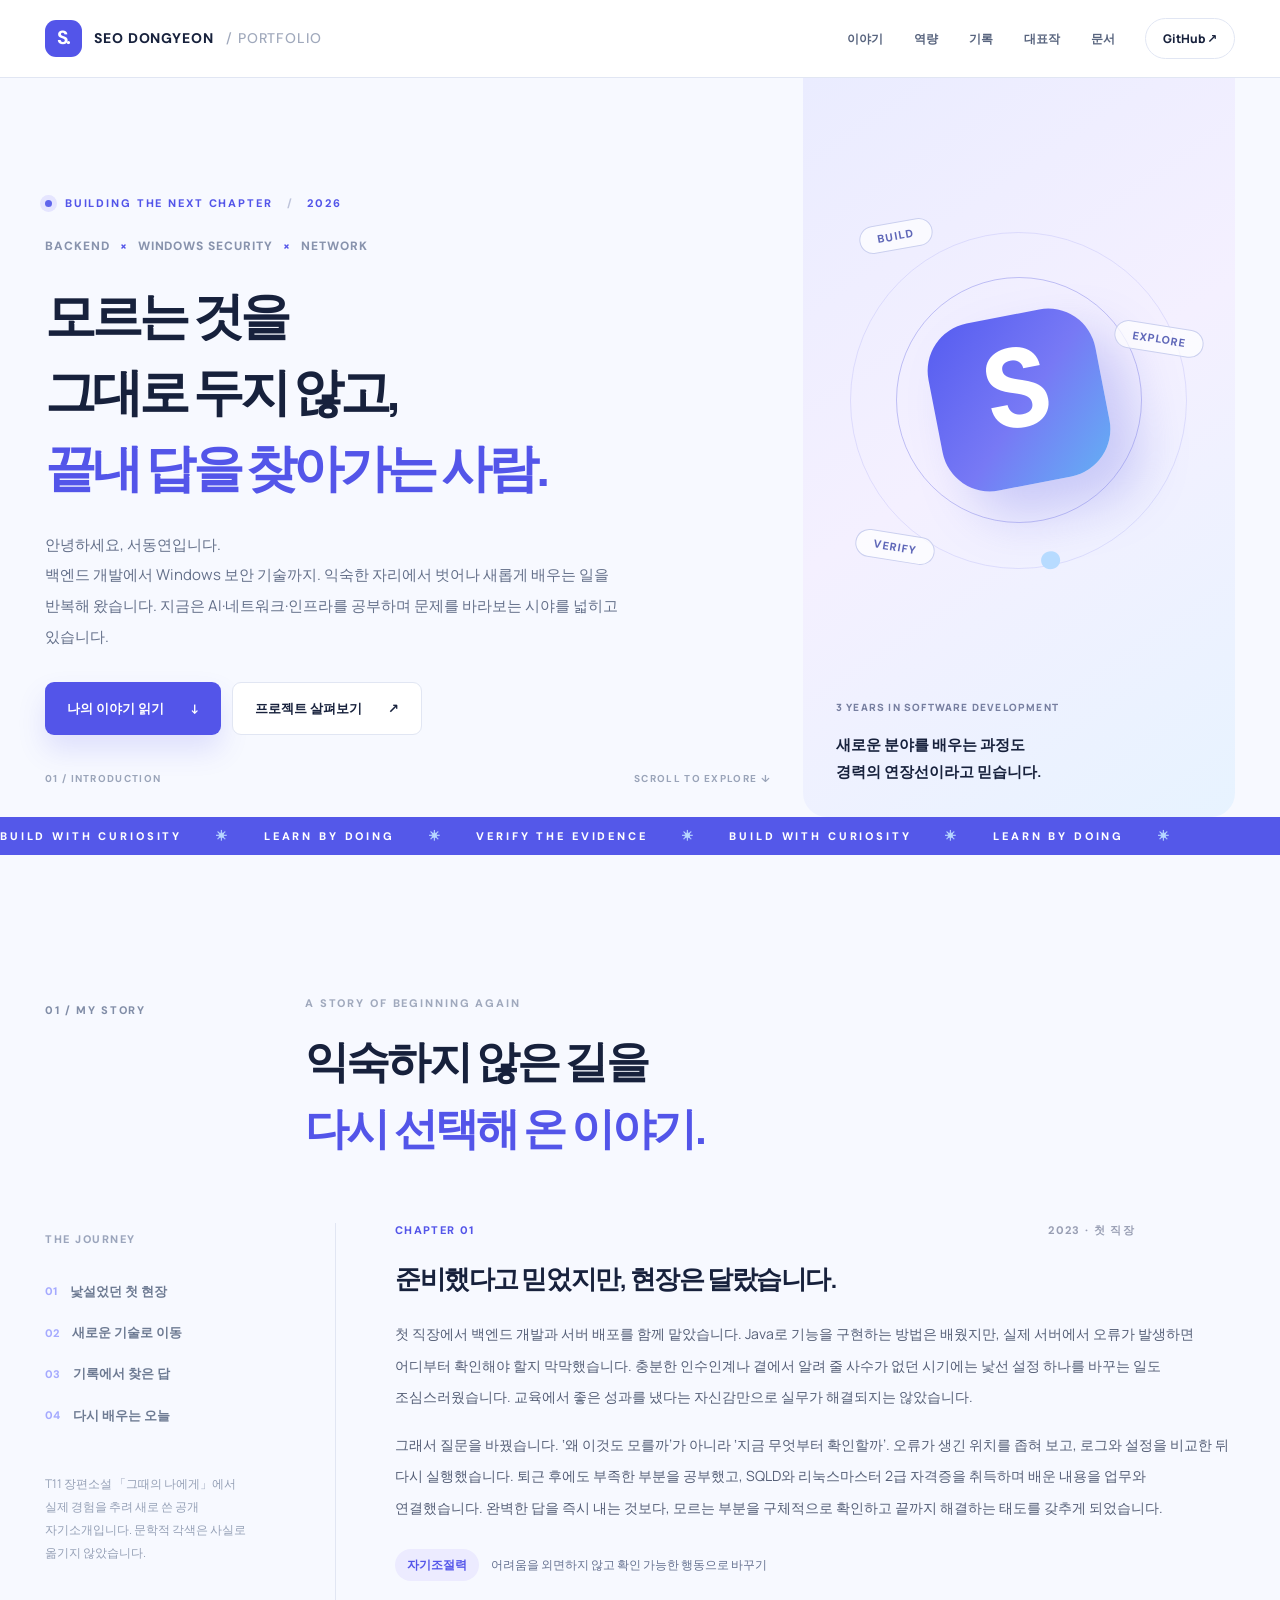
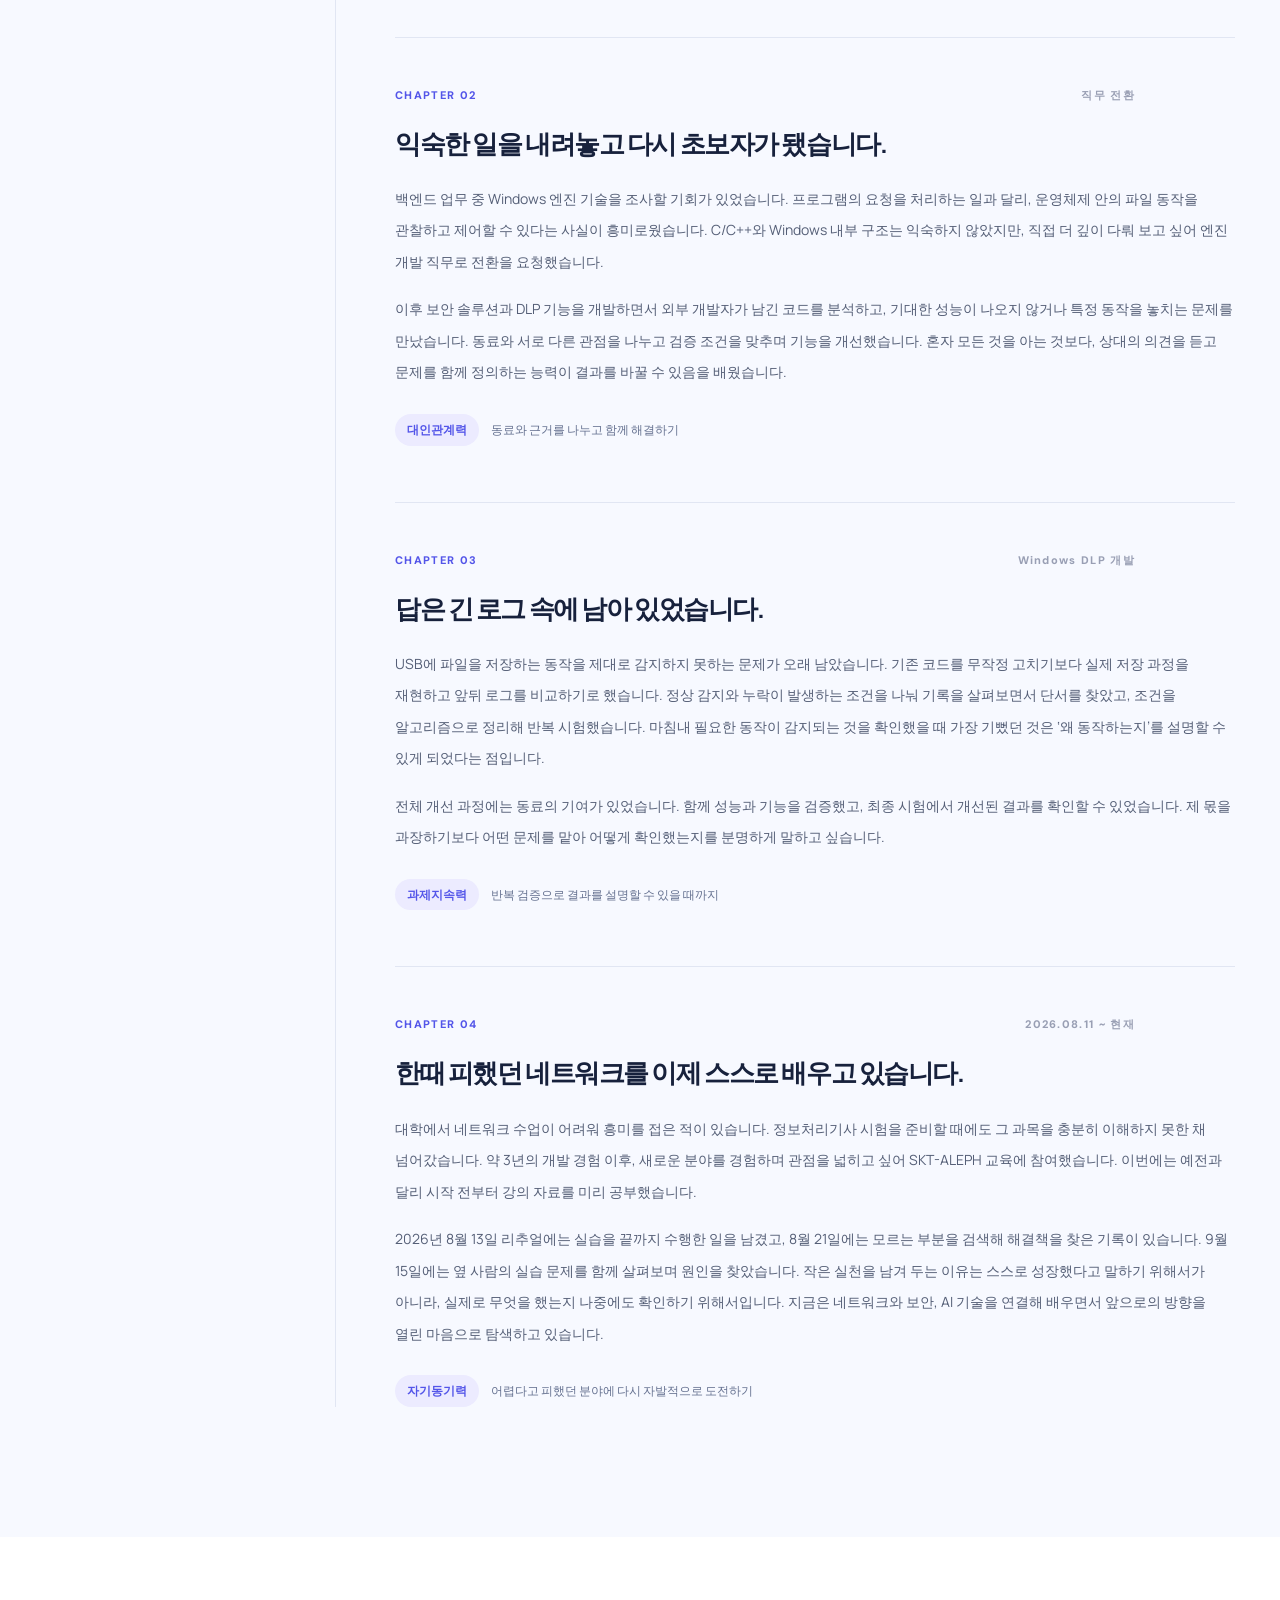
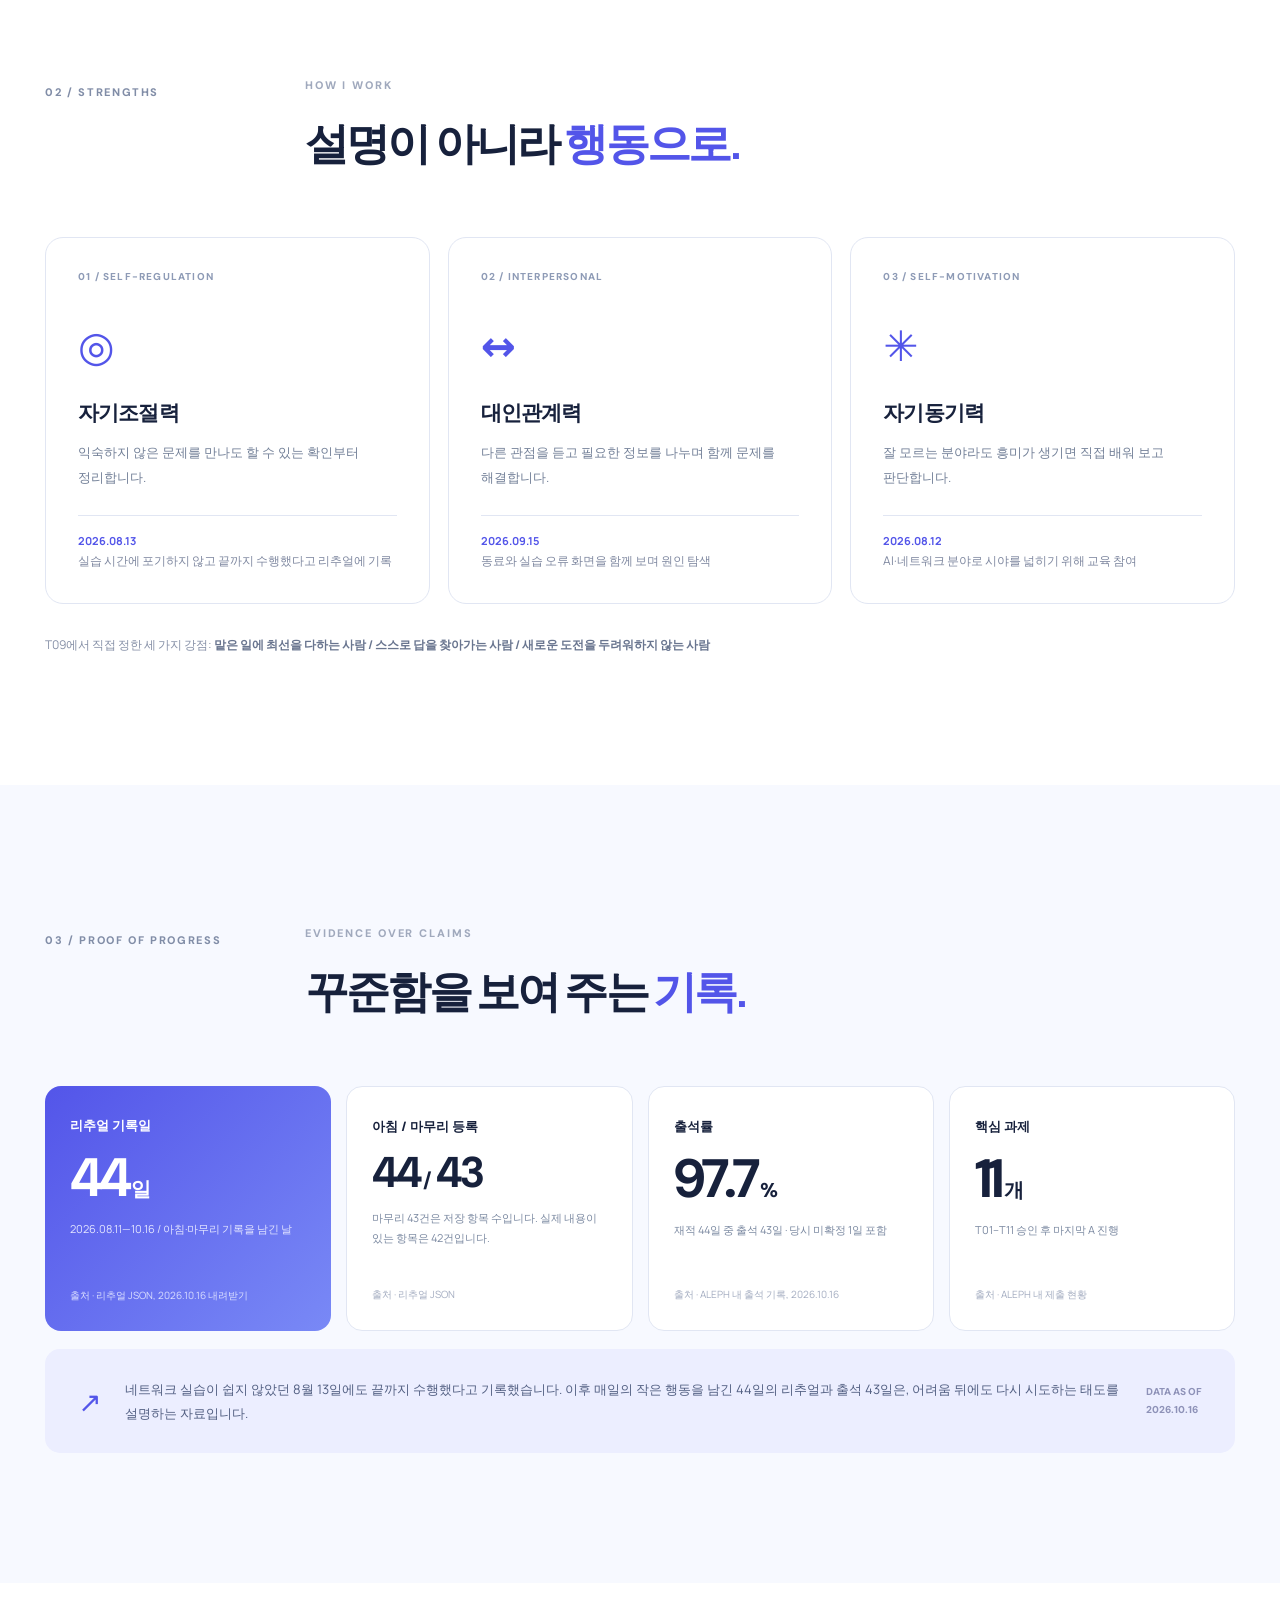
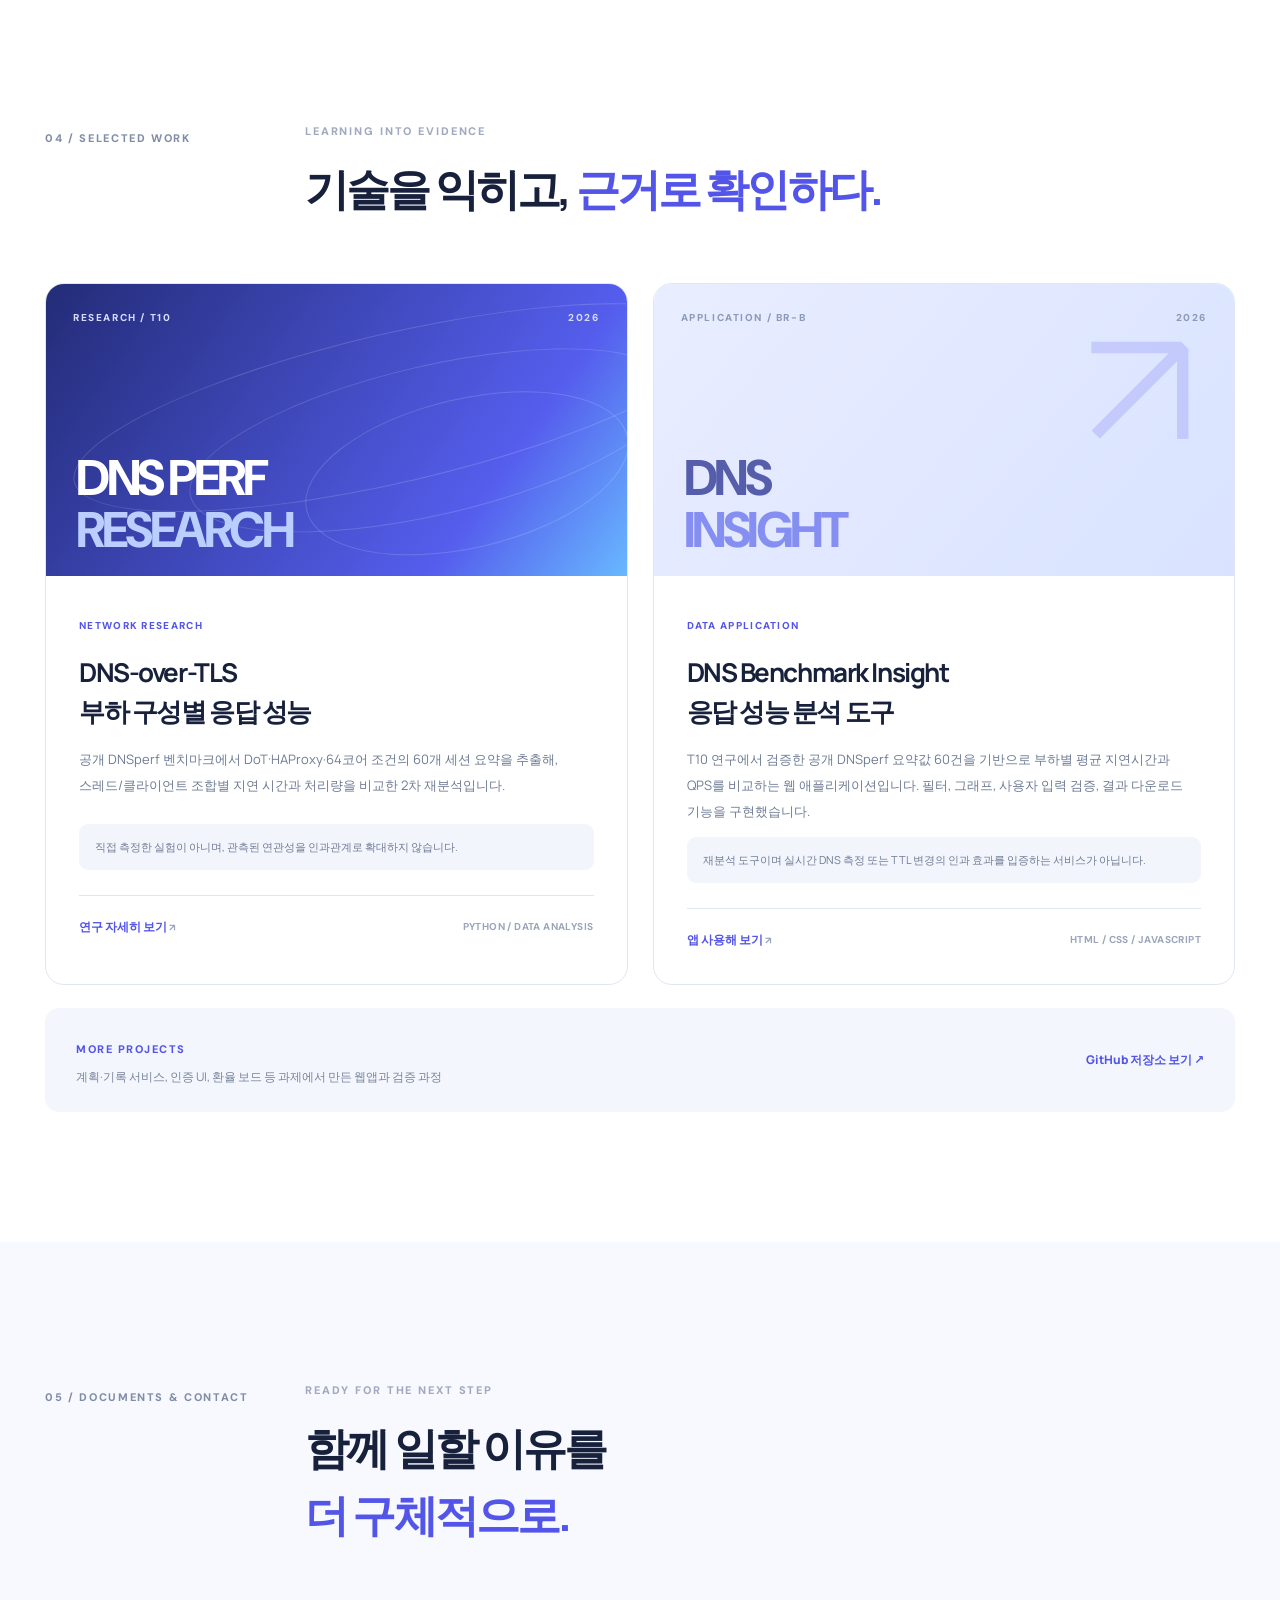
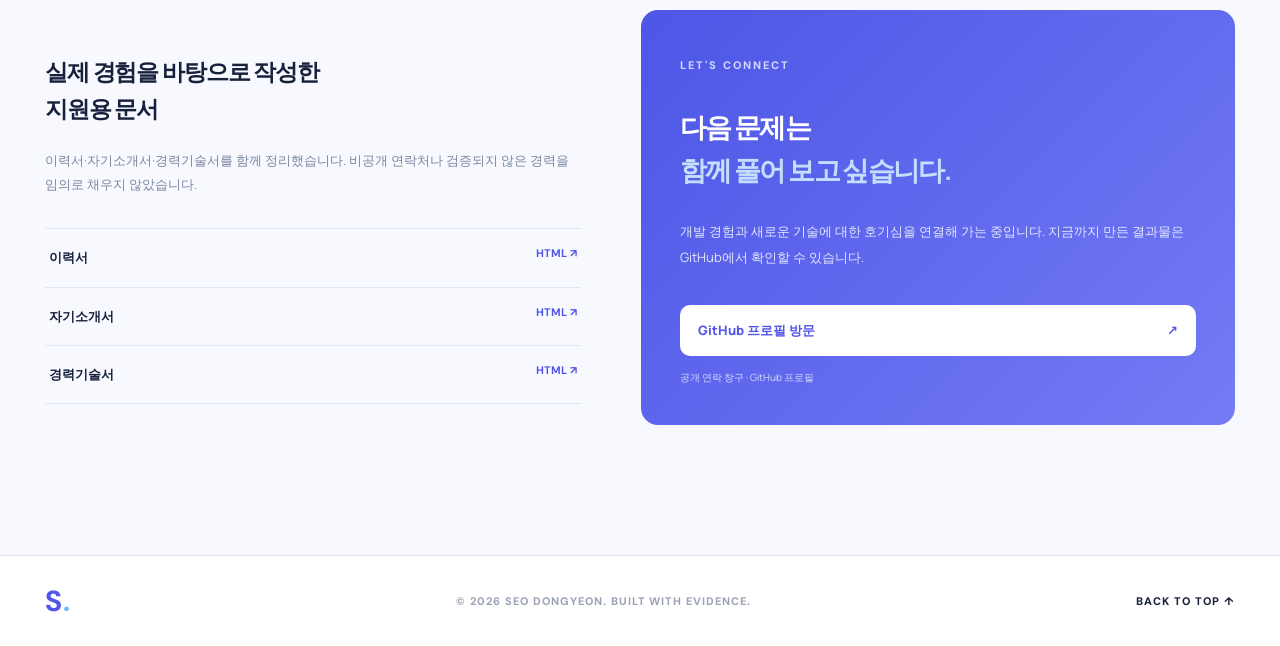
<file: index.html>
<!doctype html>
<html lang="ko"><head><meta charset="utf-8"><meta name="viewport" content="width=device-width,initial-scale=1">
<meta name="theme-color" content="#f7f9ff"><meta name="description" content="서동연 | 개발 경험을 바탕으로 새로운 기술의 원리를 탐구하는 엔지니어. 백엔드·Windows 보안 개발·네트워크 연구 포트폴리오.">
<title>서동연 — 경험을 연결하며 답을 찾는 엔지니어</title>
<link rel="icon" href="data:image/svg+xml,%3Csvg xmlns='http://www.w3.org/2000/svg' viewBox='0 0 64 64'%3E%3Crect width='64' height='64' rx='18' fill='%234f59e8'/%3E%3Cpath d='M18 43 31 18l15 25M23 34h18' fill='none' stroke='white' stroke-width='6' stroke-linecap='round' stroke-linejoin='round'/%3E%3C/svg%3E">
<link rel="stylesheet" href="/style.css"></head><body>
<div class="progress" id="progress"></div>
<header class="site-header"><a class="brand" href="#top"><span class="brand-icon">S.</span> SEO DONGYEON <span class="brand-sub">/ PORTFOLIO</span></a><nav aria-label="메뉴"><a href="#story">이야기</a><a href="#strength">역량</a><a href="#proof">기록</a><a href="#work">대표작</a><a href="#documents">문서</a></nav><a class="header-contact" href="https://github.com/sdydy0298-dotcom" target="_blank" rel="noopener">GitHub <span aria-hidden="true">↗</span></a></header>
<main id="top"><section class="hero container"><div class="hero-main"><div class="eyebrow"><span class="live-dot"></span> BUILDING THE NEXT CHAPTER <span class="slash">/</span> 2026</div><p class="hero-kicker">BACKEND <span>×</span> WINDOWS SECURITY <span>×</span> NETWORK</p><h1>모르는 것을<br>그대로 두지 않고,<br><em>끝내 답을 찾아가는 사람.</em></h1><p class="hero-intro">안녕하세요, 서동연입니다.<br>백엔드 개발에서 Windows 보안 기술까지. 익숙한 자리에서 벗어나 새롭게 배우는 일을 반복해 왔습니다. 지금은 AI·네트워크·인프라를 공부하며 문제를 바라보는 시야를 넓히고 있습니다.</p><div class="hero-actions"><a class="button primary" href="#story">나의 이야기 읽기 <span>↓</span></a><a class="button outline" href="#work">프로젝트 살펴보기 <span>↗</span></a></div><div class="hero-foot"><span>01 / INTRODUCTION</span><span>SCROLL TO EXPLORE ↓</span></div></div><div class="hero-aside"><div class="orbital"><div class="orbit-ring ring-a"></div><div class="orbit-ring ring-b"></div><div class="orbit-core">S<span>.</span></div><div class="orbit-chip chip-one">BUILD</div><div class="orbit-chip chip-two">EXPLORE</div><div class="orbit-chip chip-three">VERIFY</div></div><div class="aside-bottom"><span>3 YEARS IN SOFTWARE DEVELOPMENT</span><strong>새로운 분야를 배우는 과정도<br>경력의 연장선이라고 믿습니다.</strong></div></div></section>
<section class="marquee" aria-hidden="true"><div>BUILD WITH CURIOSITY <b>✳</b> LEARN BY DOING <b>✳</b> VERIFY THE EVIDENCE <b>✳</b> BUILD WITH CURIOSITY <b>✳</b> LEARN BY DOING <b>✳</b></div></section>
<section class="section story-section container" id="story"><div class="section-heading"><span class="section-index">01 / MY STORY</span><div><p class="eyebrow quiet">A STORY OF BEGINNING AGAIN</p><h2>익숙하지 않은 길을<br><em>다시 선택해 온 이야기.</em></h2></div></div><div class="story-grid"><aside class="story-aside"><span class="aside-label">THE JOURNEY</span><div class="timeline"><a href="#chapter-one"><span>01</span> 낯설었던 첫 현장</a><a href="#chapter-two"><span>02</span> 새로운 기술로 이동</a><a href="#chapter-three"><span>03</span> 기록에서 찾은 답</a><a href="#chapter-four"><span>04</span> 다시 배우는 오늘</a></div><p class="story-note">T11 장편소설 「그때의 나에게」에서 실제 경험을 추려 새로 쓴 공개 자기소개입니다. 문학적 각색은 사실로 옮기지 않았습니다.</p></aside><article class="story-copy">
<div class="story-chapter" id="chapter-one"><div class="chapter-header"><span>CHAPTER 01</span><span>2023 · 첫 직장</span></div><h3>준비했다고 믿었지만, 현장은 달랐습니다.</h3><p>첫 직장에서 백엔드 개발과 서버 배포를 함께 맡았습니다. Java로 기능을 구현하는 방법은 배웠지만, 실제 서버에서 오류가 발생하면 어디부터 확인해야 할지 막막했습니다. 충분한 인수인계나 곁에서 알려 줄 사수가 없던 시기에는 낯선 설정 하나를 바꾸는 일도 조심스러웠습니다. 교육에서 좋은 성과를 냈다는 자신감만으로 실무가 해결되지는 않았습니다.</p><p>그래서 질문을 바꿨습니다. ‘왜 이것도 모를까’가 아니라 ‘지금 무엇부터 확인할까’. 오류가 생긴 위치를 좁혀 보고, 로그와 설정을 비교한 뒤 다시 실행했습니다. 퇴근 후에도 부족한 부분을 공부했고, SQLD와 리눅스마스터 2급 자격증을 취득하며 배운 내용을 업무와 연결했습니다. 완벽한 답을 즉시 내는 것보다, 모르는 부분을 구체적으로 확인하고 끝까지 해결하는 태도를 갖추게 되었습니다.</p><div class="skill-label"><span>자기조절력</span> 어려움을 외면하지 않고 확인 가능한 행동으로 바꾸기</div></div>
<div class="story-chapter" id="chapter-two"><div class="chapter-header"><span>CHAPTER 02</span><span>직무 전환</span></div><h3>익숙한 일을 내려놓고 다시 초보자가 됐습니다.</h3><p>백엔드 업무 중 Windows 엔진 기술을 조사할 기회가 있었습니다. 프로그램의 요청을 처리하는 일과 달리, 운영체제 안의 파일 동작을 관찰하고 제어할 수 있다는 사실이 흥미로웠습니다. C/C++와 Windows 내부 구조는 익숙하지 않았지만, 직접 더 깊이 다뤄 보고 싶어 엔진 개발 직무로 전환을 요청했습니다.</p><p>이후 보안 솔루션과 DLP 기능을 개발하면서 외부 개발자가 남긴 코드를 분석하고, 기대한 성능이 나오지 않거나 특정 동작을 놓치는 문제를 만났습니다. 동료와 서로 다른 관점을 나누고 검증 조건을 맞추며 기능을 개선했습니다. 혼자 모든 것을 아는 것보다, 상대의 의견을 듣고 문제를 함께 정의하는 능력이 결과를 바꿀 수 있음을 배웠습니다.</p><div class="skill-label"><span>대인관계력</span> 동료와 근거를 나누고 함께 해결하기</div></div>
<div class="story-chapter" id="chapter-three"><div class="chapter-header"><span>CHAPTER 03</span><span>Windows DLP 개발</span></div><h3>답은 긴 로그 속에 남아 있었습니다.</h3><p>USB에 파일을 저장하는 동작을 제대로 감지하지 못하는 문제가 오래 남았습니다. 기존 코드를 무작정 고치기보다 실제 저장 과정을 재현하고 앞뒤 로그를 비교하기로 했습니다. 정상 감지와 누락이 발생하는 조건을 나눠 기록을 살펴보면서 단서를 찾았고, 조건을 알고리즘으로 정리해 반복 시험했습니다. 마침내 필요한 동작이 감지되는 것을 확인했을 때 가장 기뻤던 것은 ‘왜 동작하는지’를 설명할 수 있게 되었다는 점입니다.</p><p>전체 개선 과정에는 동료의 기여가 있었습니다. 함께 성능과 기능을 검증했고, 최종 시험에서 개선된 결과를 확인할 수 있었습니다. 제 몫을 과장하기보다 어떤 문제를 맡아 어떻게 확인했는지를 분명하게 말하고 싶습니다.</p><div class="skill-label"><span>과제지속력</span> 반복 검증으로 결과를 설명할 수 있을 때까지</div></div>
<div class="story-chapter" id="chapter-four"><div class="chapter-header"><span>CHAPTER 04</span><span>2026.08.11 ~ 현재</span></div><h3>한때 피했던 네트워크를 이제 스스로 배우고 있습니다.</h3><p>대학에서 네트워크 수업이 어려워 흥미를 접은 적이 있습니다. 정보처리기사 시험을 준비할 때에도 그 과목을 충분히 이해하지 못한 채 넘어갔습니다. 약 3년의 개발 경험 이후, 새로운 분야를 경험하며 관점을 넓히고 싶어 SKT-ALEPH 교육에 참여했습니다. 이번에는 예전과 달리 시작 전부터 강의 자료를 미리 공부했습니다.</p><p>2026년 8월 13일 리추얼에는 실습을 끝까지 수행한 일을 남겼고, 8월 21일에는 모르는 부분을 검색해 해결책을 찾은 기록이 있습니다. 9월 15일에는 옆 사람의 실습 문제를 함께 살펴보며 원인을 찾았습니다. 작은 실천을 남겨 두는 이유는 스스로 성장했다고 말하기 위해서가 아니라, 실제로 무엇을 했는지 나중에도 확인하기 위해서입니다. 지금은 네트워크와 보안, AI 기술을 연결해 배우면서 앞으로의 방향을 열린 마음으로 탐색하고 있습니다.</p><div class="skill-label"><span>자기동기력</span> 어렵다고 피했던 분야에 다시 자발적으로 도전하기</div></div>
</article></div></section>
<section class="section strength-section" id="strength"><div class="container"><div class="section-heading"><span class="section-index">02 / STRENGTHS</span><div><p class="eyebrow quiet">HOW I WORK</p><h2>설명이 아니라 <em>행동으로.</em></h2></div></div><div class="strength-grid"><article class="strength-card"><span class="strength-number">01 / SELF-REGULATION</span><div class="strength-icon">◎</div><h3>자기조절력</h3><p>익숙하지 않은 문제를 만나도 할 수 있는 확인부터 정리합니다.</p><div class="evidence"><strong>2026.08.13</strong><span>실습 시간에 포기하지 않고 끝까지 수행했다고 리추얼에 기록</span></div></article><article class="strength-card"><span class="strength-number">02 / INTERPERSONAL</span><div class="strength-icon">↔</div><h3>대인관계력</h3><p>다른 관점을 듣고 필요한 정보를 나누며 함께 문제를 해결합니다.</p><div class="evidence"><strong>2026.09.15</strong><span>동료와 실습 오류 화면을 함께 보며 원인 탐색</span></div></article><article class="strength-card"><span class="strength-number">03 / SELF-MOTIVATION</span><div class="strength-icon">✳</div><h3>자기동기력</h3><p>잘 모르는 분야라도 흥미가 생기면 직접 배워 보고 판단합니다.</p><div class="evidence"><strong>2026.08.12</strong><span>AI·네트워크 분야로 시야를 넓히기 위해 교육 참여</span></div></article></div><p class="strength-footer">T09에서 직접 정한 세 가지 강점: <b>맡은 일에 최선을 다하는 사람 / 스스로 답을 찾아가는 사람 / 새로운 도전을 두려워하지 않는 사람</b></p></div></section>
<section class="section proof-section container" id="proof"><div class="section-heading"><span class="section-index">03 / PROOF OF PROGRESS</span><div><p class="eyebrow quiet">EVIDENCE OVER CLAIMS</p><h2>꾸준함을 보여 주는 <em>기록.</em></h2></div></div><div class="metric-grid"><article class="metric-card featured"><span>리추얼 기록일</span><div class="metric-number"><strong id="days">44</strong><small>일</small></div><p>2026.08.11—10.16 / 아침·마무리 기록을 남긴 날</p><div class="metric-source">출처 · 리추얼 JSON, 2026.10.16 내려받기</div></article><article class="metric-card"><span>아침 / 마무리 등록</span><div class="metric-number small"><strong id="open">44</strong><small> / </small><strong id="close">43</strong></div><p>마무리 43건은 저장 항목 수입니다. 실제 내용이 있는 항목은 42건입니다.</p><div class="metric-source">출처 · 리추얼 JSON</div></article><article class="metric-card"><span>출석률</span><div class="metric-number"><strong id="attendance">97.7</strong><small>%</small></div><p>재적 44일 중 출석 43일 · 당시 미확정 1일 포함</p><div class="metric-source">출처 · ALEPH 내 출석 기록, 2026.10.16</div></article><article class="metric-card"><span>핵심 과제</span><div class="metric-number"><strong>11</strong><small>개</small></div><p>T01–T11 승인 후 마지막 A 진행</p><div class="metric-source">출처 · ALEPH 내 제출 현황</div></article></div><div class="proof-context"><div class="context-icon">↗</div><p>네트워크 실습이 쉽지 않았던 8월 13일에도 끝까지 수행했다고 기록했습니다. 이후 매일의 작은 행동을 남긴 44일의 리추얼과 출석 43일은, 어려움 뒤에도 다시 시도하는 태도를 설명하는 자료입니다.</p><span>DATA AS OF<br>2026.10.16</span></div></section>
<section class="section works-section" id="work"><div class="container"><div class="section-heading"><span class="section-index">04 / SELECTED WORK</span><div><p class="eyebrow quiet">LEARNING INTO EVIDENCE</p><h2>기술을 익히고, <em>근거로 확인하다.</em></h2></div></div><div class="work-grid"><article class="work-card"><div class="work-art"><div class="work-meta"><span>RESEARCH / T10</span><span>2026</span></div><div class="art-lines"><i></i><i></i><i></i></div><span class="art-caption">DNS PERF<br><em>RESEARCH</em></span></div><div class="work-details"><span class="tag">NETWORK RESEARCH</span><h3>DNS-over-TLS<br>부하 구성별 응답 성능</h3><p>공개 DNSperf 벤치마크에서 DoT·HAProxy·64코어 조건의 60개 세션 요약을 추출해, 스레드/클라이언트 조합별 지연 시간과 처리량을 비교한 2차 재분석입니다.</p><p class="work-caution">직접 측정한 실험이 아니며, 관측된 연관성을 인과관계로 확대하지 않습니다.</p><div class="work-footer"><a href="/research.html">연구 자세히 보기 <span>↗</span></a><span>PYTHON / DATA ANALYSIS</span></div></div></article><article class="work-card"><div class="work-art planned-art"><div class="work-meta"><span>APPLICATION / BR-B</span><span>2026</span></div><div class="planned-glyph">↗</div><span class="art-caption">DNS<br><em>INSIGHT</em></span></div><div class="work-details"><span class="tag">DATA APPLICATION</span><h3>DNS Benchmark Insight<br>응답 성능 분석 도구</h3><p>T10 연구에서 검증한 공개 DNSperf 요약값 60건을 기반으로 부하별 평균 지연시간과 QPS를 비교하는 웹 애플리케이션입니다. 필터, 그래프, 사용자 입력 검증, 결과 다운로드 기능을 구현했습니다.</p><p class="work-caution">재분석 도구이며 실시간 DNS 측정 또는 TTL 변경의 인과 효과를 입증하는 서비스가 아닙니다.</p><div class="work-footer"><a href="https://sdy-dns-insight.vercel.app/" target="_blank" rel="noopener noreferrer">앱 사용해 보기 <span>↗</span></a><span>HTML / CSS / JAVASCRIPT</span></div></div></article></div><div class="project-strip"><div><strong>MORE PROJECTS</strong><p>계획·기록 서비스, 인증 UI, 환율 보드 등 과제에서 만든 웹앱과 검증 과정</p></div><a href="https://github.com/sdydy0298-dotcom?tab=repositories" target="_blank" rel="noopener">GitHub 저장소 보기 ↗</a></div></div></section>
<section class="section documents-section container" id="documents"><div class="section-heading"><span class="section-index">05 / DOCUMENTS & CONTACT</span><div><p class="eyebrow quiet">READY FOR THE NEXT STEP</p><h2>함께 일할 이유를<br><em>더 구체적으로.</em></h2></div></div><div class="contact-grid"><div class="documents-copy"><h3>실제 경험을 바탕으로 작성한<br>지원용 문서</h3><p>이력서·자기소개서·경력기술서를 함께 정리했습니다. 비공개 연락처나 검증되지 않은 경력을 임의로 채우지 않았습니다.</p><div class="document-links"><a href="/documents/resume.html" download>이력서 <span>HTML ↗</span></a><a href="/documents/introduction.html" download>자기소개서 <span>HTML ↗</span></a><a href="/documents/career.html" download>경력기술서 <span>HTML ↗</span></a></div></div><div class="contact-panel"><span>LET'S CONNECT</span><h3>다음 문제는<br><em>함께 풀어 보고 싶습니다.</em></h3><p>개발 경험과 새로운 기술에 대한 호기심을 연결해 가는 중입니다. 지금까지 만든 결과물은 GitHub에서 확인할 수 있습니다.</p><a href="https://github.com/sdydy0298-dotcom" target="_blank" rel="noopener">GitHub 프로필 방문 <span>↗</span></a><small>공개 연락 창구 · GitHub 프로필</small></div></div></section></main>
<footer class="footer"><div class="container footer-inner"><strong>S<span>.</span></strong><span>© 2026 SEO DONGYEON. BUILT WITH EVIDENCE.</span><a href="#top">BACK TO TOP ↑</a></div></footer><script src="/script.js" defer></script></body></html>
</file>
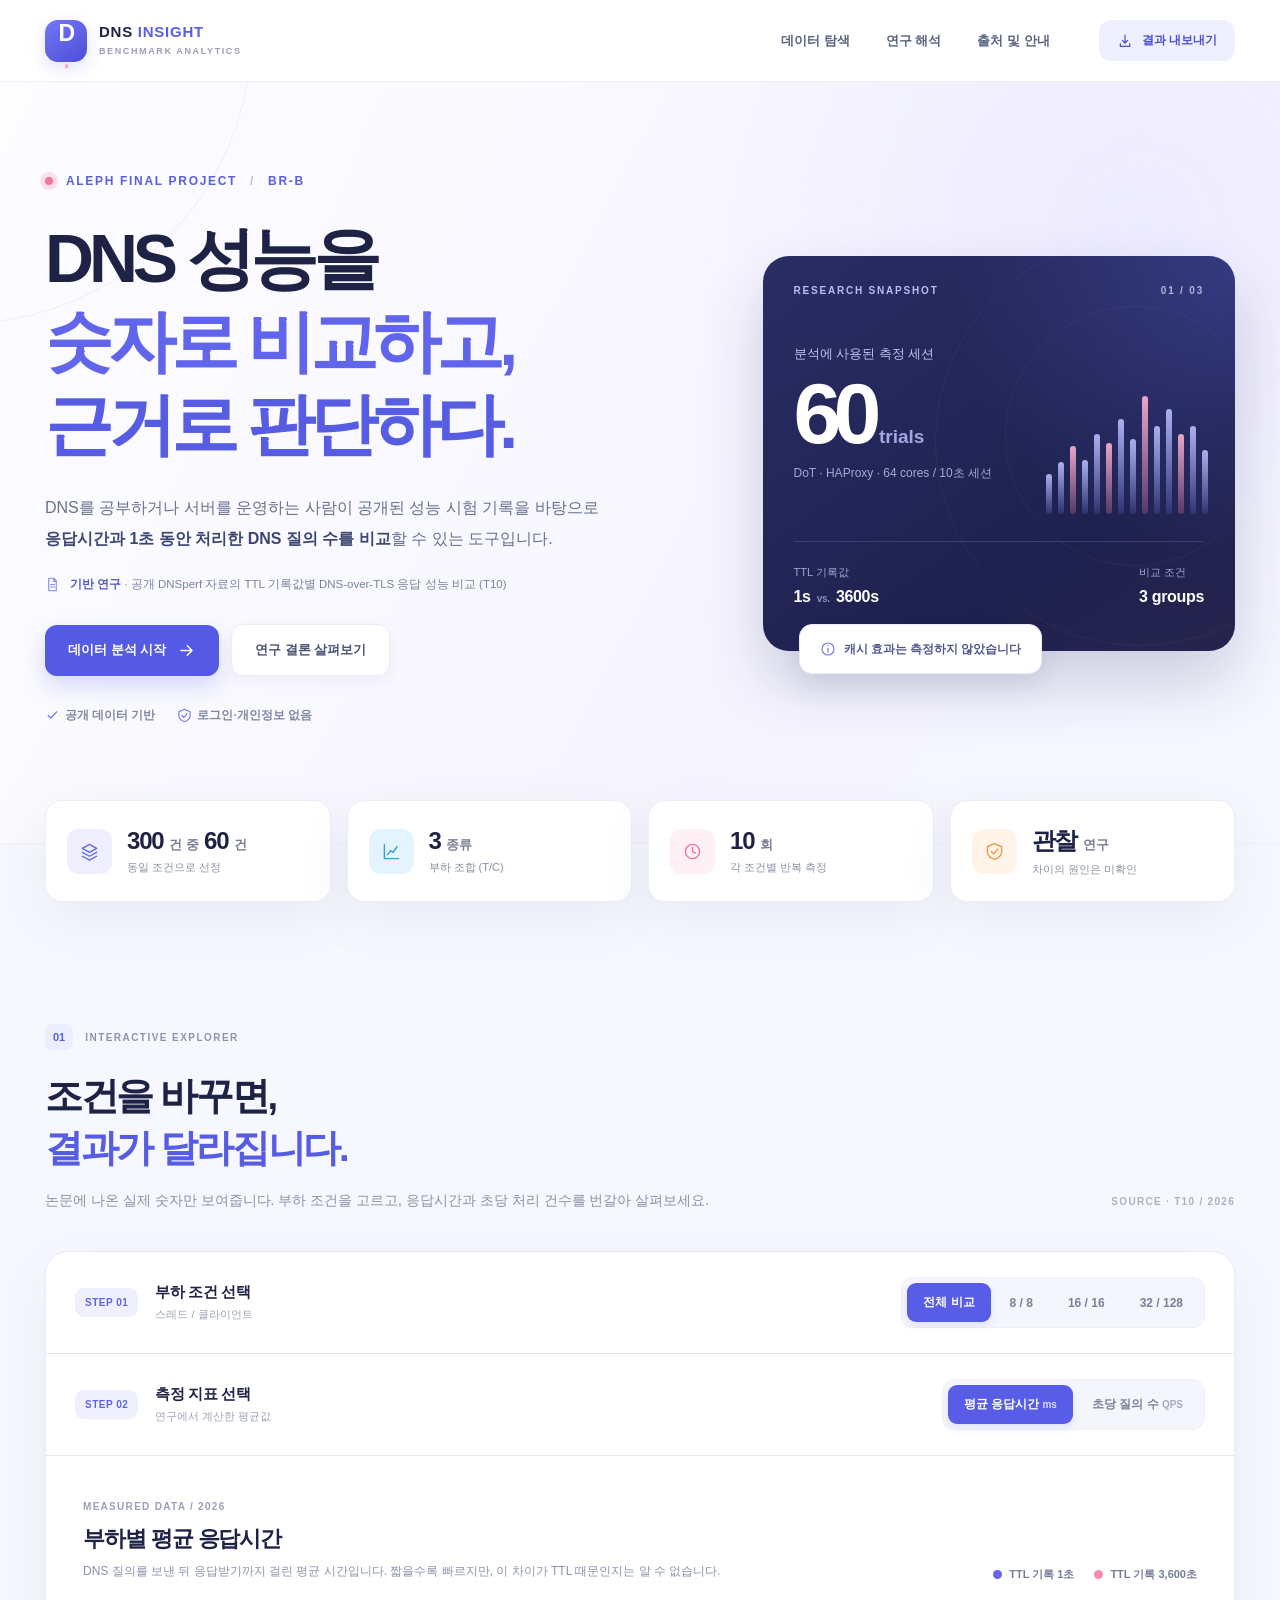
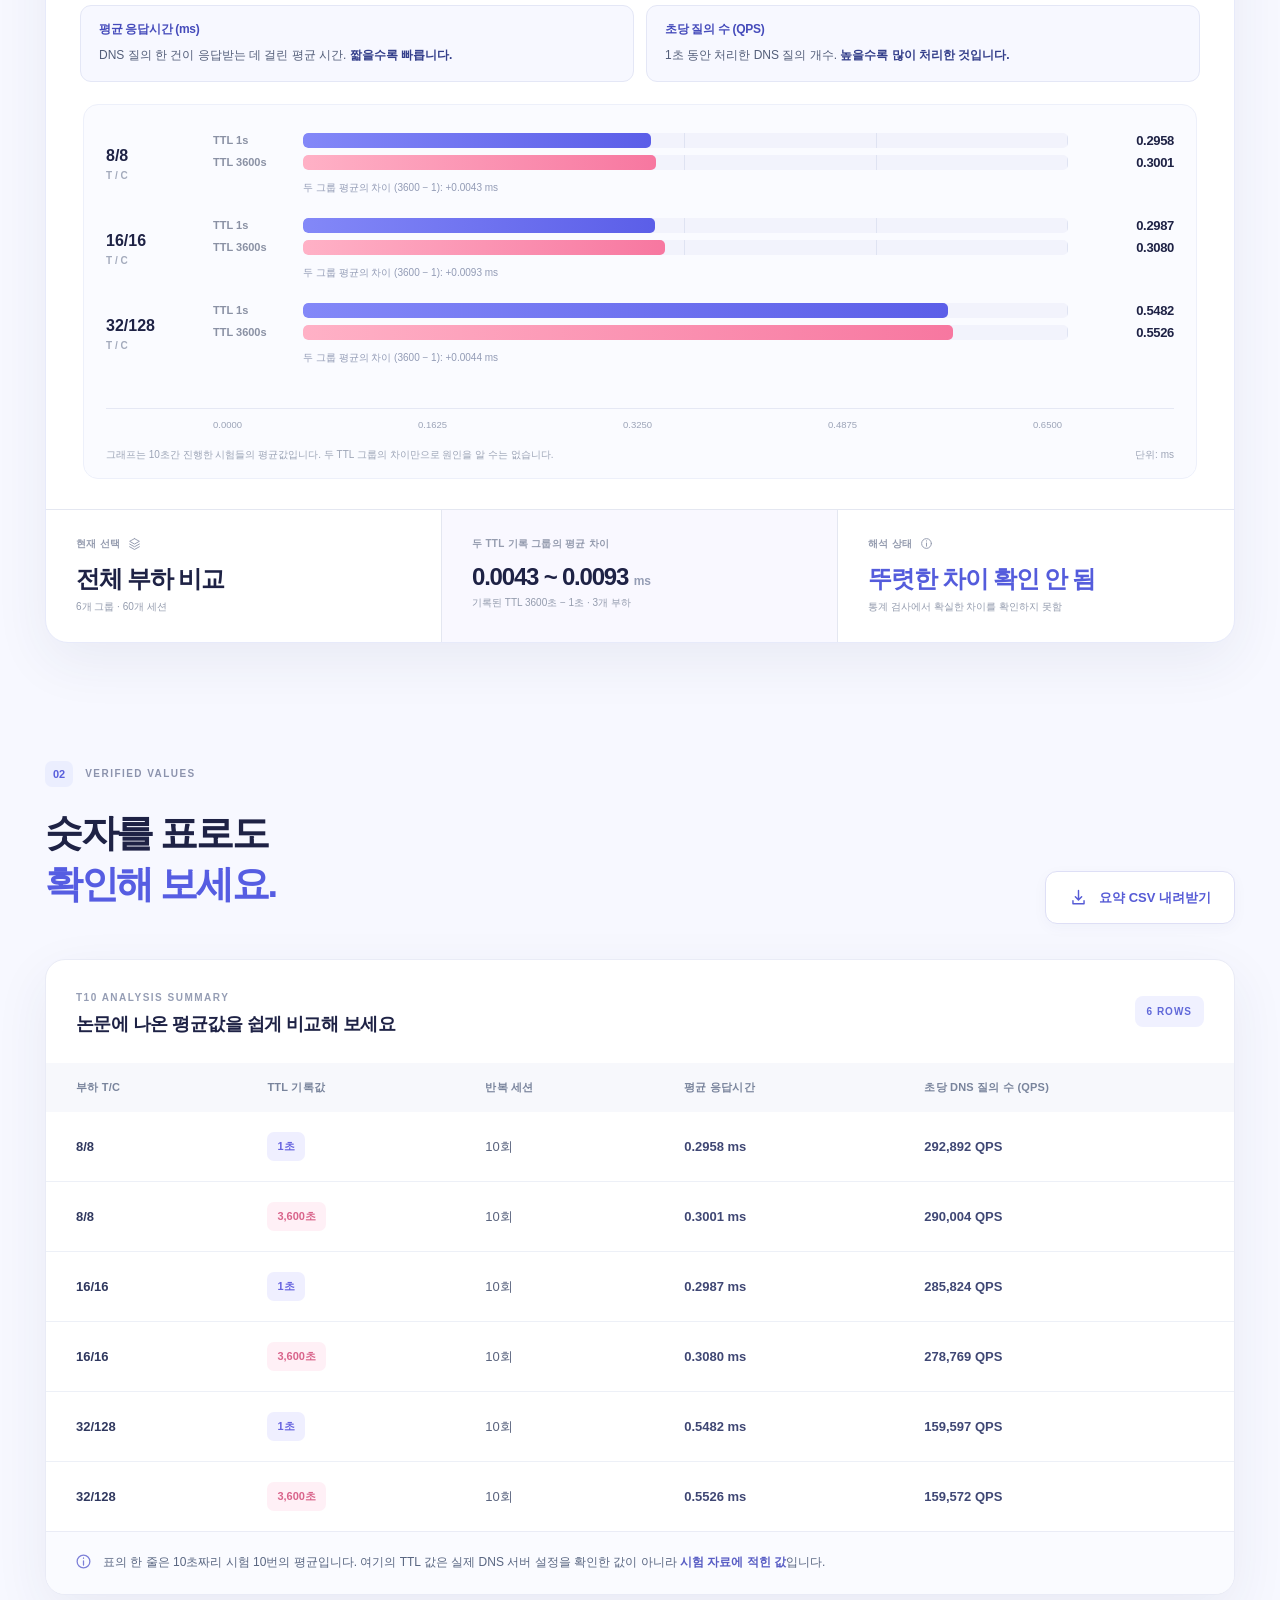
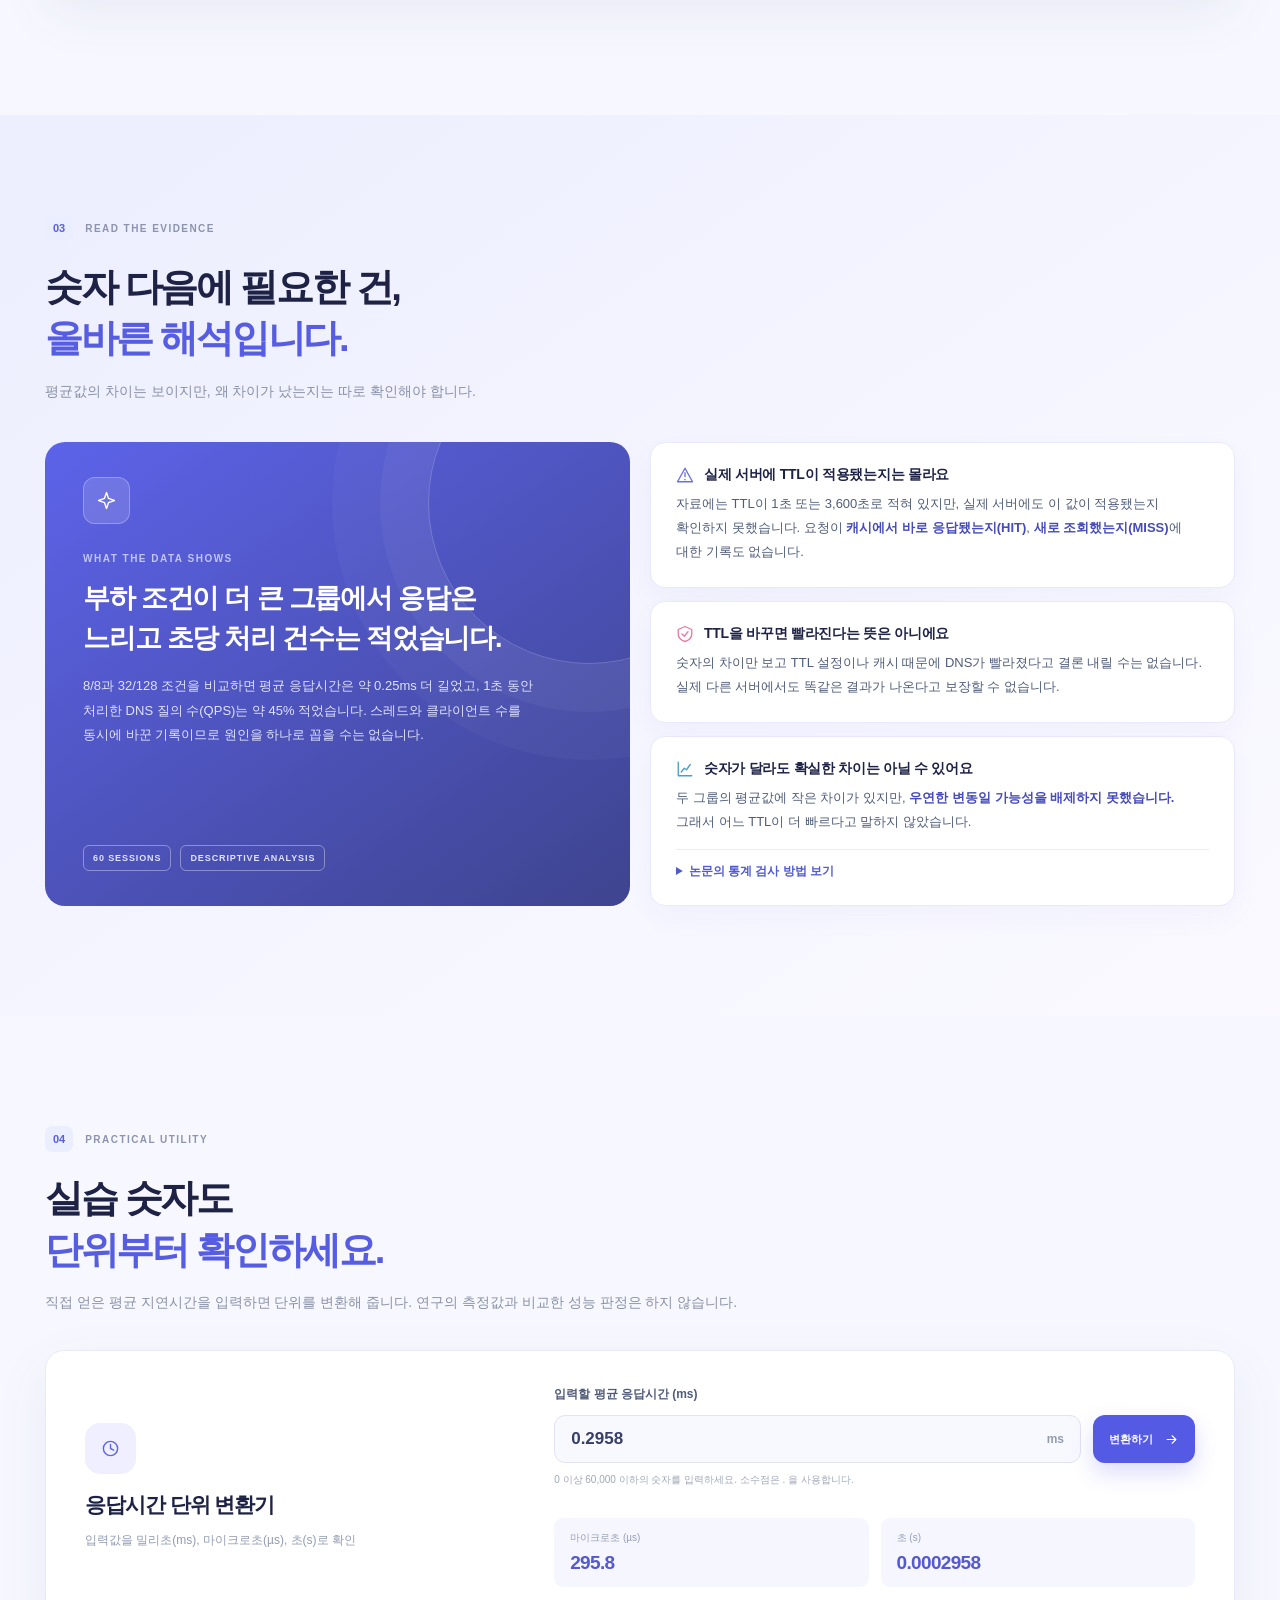
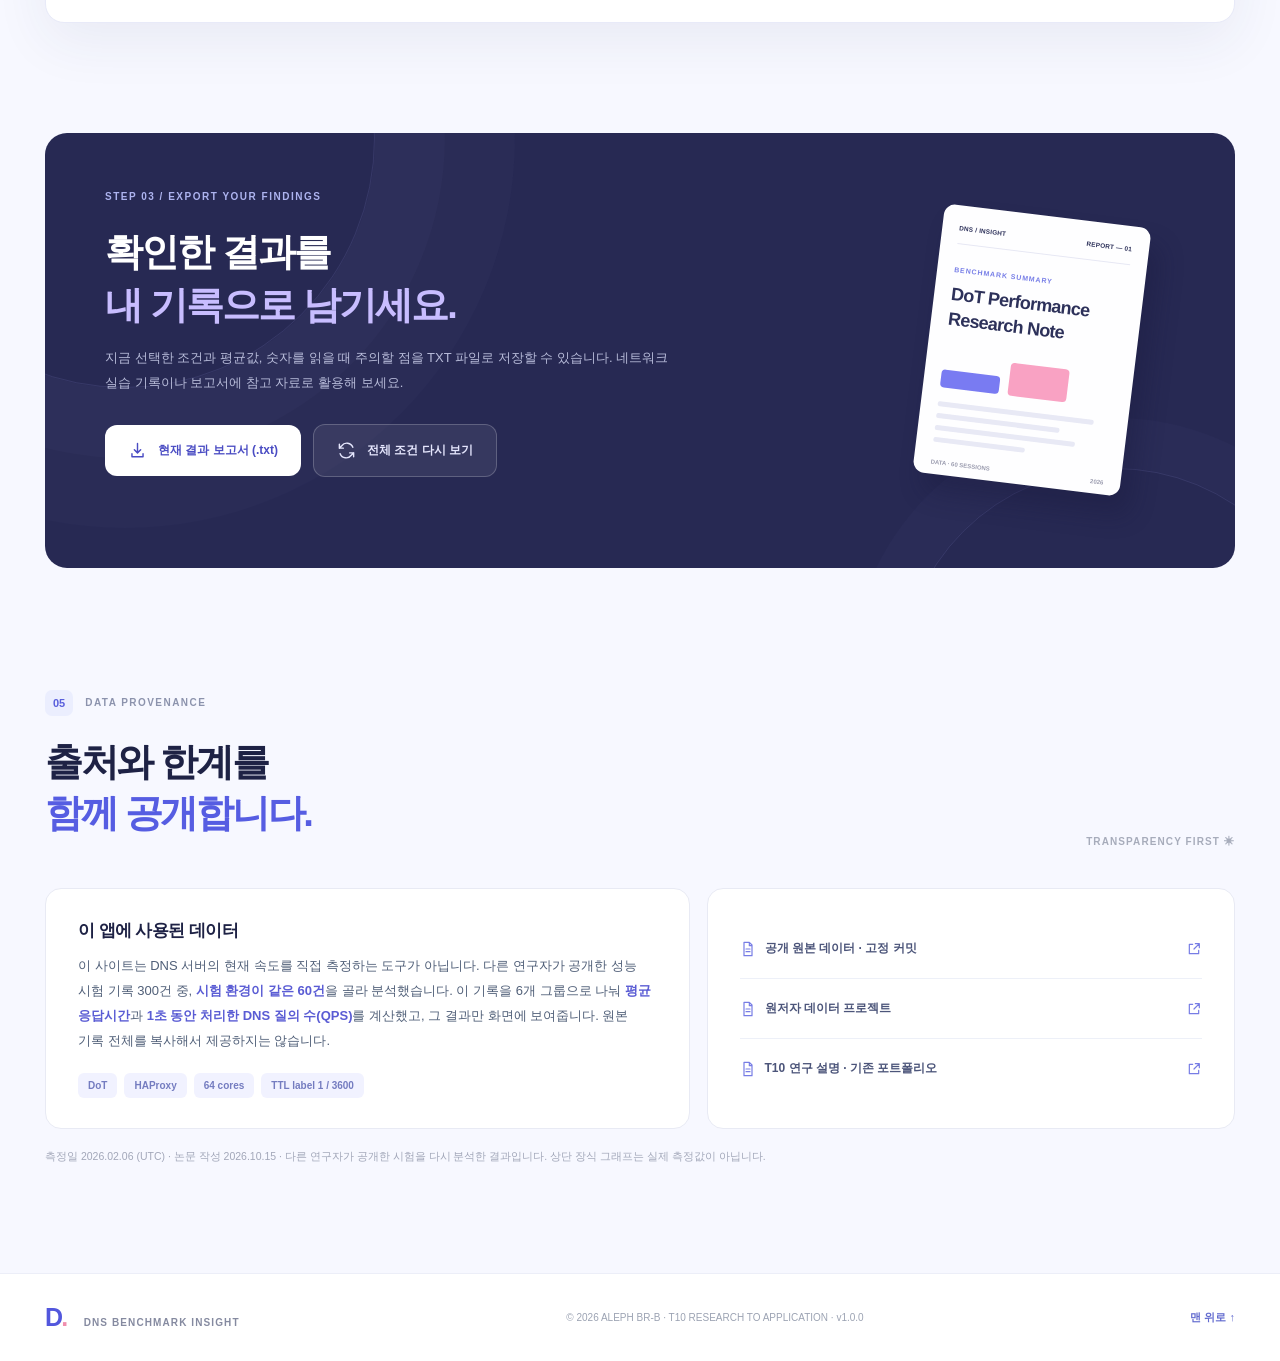
<file: br-b/index.html>
<!doctype html>
<html lang="ko">
<head>
  <meta charset="utf-8">
  <meta name="viewport" content="width=device-width, initial-scale=1">
  <meta name="theme-color" content="#f7f8ff">
  <meta name="description" content="T10 공개 DNSperf 연구를 바탕으로 DNS-over-TLS 응답 지연과 처리량을 부하 및 TTL 기록값별로 탐색하는 데이터 분석 애플리케이션.">
  <title>DNS Benchmark Insight | ALEPH BR-B</title>
  <link rel="icon" href="data:image/svg+xml,%3Csvg xmlns='http://www.w3.org/2000/svg' viewBox='0 0 64 64'%3E%3Crect width='64' height='64' rx='17' fill='%23595ee8'/%3E%3Cpath d='M17 19h14c11 0 17 5 17 13S42 45 31 45H17zM27 19v26' fill='none' stroke='white' stroke-width='5' stroke-linejoin='round'/%3E%3C/svg%3E">
  <link rel="stylesheet" href="./style.css">
  <script src="./data.js" defer></script>
  <script src="./app.js" defer></script>
</head>
<body>
  <svg class="svg-symbols" aria-hidden="true" xmlns="http://www.w3.org/2000/svg">
    <symbol id="i-chart" viewBox="0 0 24 24"><path d="M3 3v18h18M7 16l4-5 3 2 5-7"/></symbol>
    <symbol id="i-download" viewBox="0 0 24 24"><path d="M12 3v12m-4-4 4 4 4-4M5 16v4h14v-4"/></symbol>
    <symbol id="i-arrow" viewBox="0 0 24 24"><path d="M5 12h14m-6-6 6 6-6 6"/></symbol>
    <symbol id="i-info" viewBox="0 0 24 24"><circle cx="12" cy="12" r="9"/><path d="M12 11v6m0-10v.5"/></symbol>
    <symbol id="i-spark" viewBox="0 0 24 24"><path d="m12 2 2.6 7.4L22 12l-7.4 2.6L12 22l-2.6-7.4L2 12l7.4-2.6z"/></symbol>
    <symbol id="i-clock" viewBox="0 0 24 24"><circle cx="12" cy="12" r="9"/><path d="M12 7v5l4 2"/></symbol>
    <symbol id="i-layers" viewBox="0 0 24 24"><path d="m12 3 9 5-9 5-9-5 9-5Zm-9 10 9 5 9-5M3 18l9 5 9-5"/></symbol>
    <symbol id="i-check" viewBox="0 0 24 24"><path d="m5 12 4 4L19 6"/></symbol>
    <symbol id="i-shield" viewBox="0 0 24 24"><path d="m12 2 9 4v6c0 5-3 8-9 10-6-2-9-5-9-10V6zM8 12l3 3 5-6"/></symbol>
    <symbol id="i-alert" viewBox="0 0 24 24"><path d="M12 3 2 21h20L12 3Zm0 6v5m0 4v.3"/></symbol>
    <symbol id="i-file" viewBox="0 0 24 24"><path d="M6 2h8l4 4v16H6zM14 2v5h4M9 12h6m-6 4h6"/></symbol>
    <symbol id="i-external" viewBox="0 0 24 24"><path d="M10 5H5v14h14v-5M12 12l8-8m-6 0h6v6"/></symbol>
    <symbol id="i-refresh" viewBox="0 0 24 24"><path d="M20 8a8 8 0 0 0-14-2L3 9m0-5v5h5m-4 7a8 8 0 0 0 14 2l3-3m0 5v-5h-5"/></symbol>
  </svg>
  <a class="skip-link" href="#explorer">분석 화면으로 건너뛰기</a>
  <header class="nav-wrap">
    <div class="nav inner">
      <a class="logo" href="#top" aria-label="DNS Benchmark Insight 홈"><span class="logo-mark">D<span class="logo-dot">.</span></span><span class="logo-name">DNS <strong>INSIGHT</strong><small>BENCHMARK ANALYTICS</small></span></a>
      <nav class="nav-links" aria-label="주 메뉴"><a href="#explorer">데이터 탐색</a><a href="#interpretation">연구 해석</a><a href="#source">출처 및 안내</a></nav>
      <a class="nav-cta" href="#export"><svg class="icon"><use href="#i-download"/></svg><span>결과 내보내기</span></a>
    </div>
  </header>
  <main id="top">
    <section class="hero outer">
      <div class="hero-grid inner">
        <div class="hero-copy">
          <div class="overline"><span class="overline-dot"></span> ALEPH FINAL PROJECT <span class="overline-divider">/</span> BR-B</div>
          <h1>DNS 성능을<br><span>숫자로 비교하고,</span><br><em>근거로 판단하다.</em></h1>
          <p class="hero-description">DNS를 공부하거나 서버를 운영하는 사람이 공개된 성능 시험 기록을 바탕으로 <strong>응답시간과 1초 동안 처리한 DNS 질의 수를 비교</strong>할 수 있는 도구입니다.</p>
          <p class="paper-title"><svg class="icon"><use href="#i-file"/></svg><span><strong>기반 연구</strong> · 공개 DNSperf 자료의 TTL 기록값별 DNS-over-TLS 응답 성능 비교 (T10)</span></p>
          <div class="hero-actions"><a href="#explorer" class="btn btn-primary">데이터 분석 시작 <svg class="icon"><use href="#i-arrow"/></svg></a><a href="#interpretation" class="btn btn-light">연구 결론 살펴보기</a></div>
          <div class="hero-meta"><span><svg class="icon"><use href="#i-check"/></svg> 공개 데이터 기반</span><span><svg class="icon"><use href="#i-shield"/></svg> 로그인·개인정보 없음</span></div>
        </div>
        <div class="hero-visual" aria-label="연구의 주요 요약">
          <div class="visual-orb orb-one"></div><div class="visual-orb orb-two"></div>
          <div class="visual-header"><span class="visual-label">RESEARCH SNAPSHOT</span><span class="visual-index">01 / 03</span></div>
          <div class="visual-main"><span class="visual-caption">분석에 사용된 측정 세션</span><strong>60<span class="visual-unit"> trials</span></strong><span class="visual-desc">DoT · HAProxy · 64 cores / 10초 세션</span></div>
          <div class="visual-sparklines" aria-hidden="true"><span style="height:34%"></span><span style="height:44%"></span><span style="height:58%"></span><span style="height:46%"></span><span style="height:68%"></span><span style="height:60%"></span><span style="height:81%"></span><span style="height:64%"></span><span style="height:100%"></span><span style="height:75%"></span><span style="height:89%"></span><span style="height:68%"></span><span style="height:75%"></span><span style="height:54%"></span></div>
          <div class="visual-bottom"><div><span>TTL 기록값</span><strong>1s <i>vs.</i> 3600s</strong></div><div><span>비교 조건</span><strong>3 groups</strong></div></div>
          <div class="floating-label"><svg class="icon"><use href="#i-info"/></svg><span>캐시 효과는 측정하지 않았습니다</span></div>
        </div>
      </div>
    </section>
    <section class="stat-section inner" aria-label="연구 데이터 개요">
      <div class="stat-card"><span class="stat-icon lilac"><svg class="icon"><use href="#i-layers"/></svg></span><div><strong>300 <small>건 중</small> 60 <small>건</small></strong><span>동일 조건으로 선정</span></div></div>
      <div class="stat-card"><span class="stat-icon blue"><svg class="icon"><use href="#i-chart"/></svg></span><div><strong>3 <small>종류</small></strong><span>부하 조합 (T/C)</span></div></div>
      <div class="stat-card"><span class="stat-icon rose"><svg class="icon"><use href="#i-clock"/></svg></span><div><strong>10 <small>회</small></strong><span>각 조건별 반복 측정</span></div></div>
      <div class="stat-card"><span class="stat-icon amber"><svg class="icon"><use href="#i-shield"/></svg></span><div><strong>관찰 <small>연구</small></strong><span>차이의 원인은 미확인</span></div></div>
    </section>
    <section class="analysis-section inner" id="explorer">
      <div class="section-heading"><div><div class="section-eyebrow"><span>01</span> INTERACTIVE EXPLORER</div><h2>조건을 바꾸면,<br><em>결과가 달라집니다.</em></h2><p>논문에 나온 실제 숫자만 보여줍니다. 부하 조건을 고르고, 응답시간과 초당 처리 건수를 번갈아 살펴보세요.</p></div><span class="section-mini">SOURCE · T10 / 2026</span></div>
      <div class="analysis-shell">
        <div class="control-row"><div class="control-text"><span class="step-number">STEP 01</span><div><h3>부하 조건 선택</h3><p>스레드 / 클라이언트</p></div></div><div id="load-controls" class="segmented" role="group" aria-label="부하 조건"><button class="segment active" data-load="all" type="button" aria-pressed="true">전체 비교</button><button class="segment" data-load="8/8" type="button" aria-pressed="false">8 / 8</button><button class="segment" data-load="16/16" type="button" aria-pressed="false">16 / 16</button><button class="segment" data-load="32/128" type="button" aria-pressed="false">32 / 128</button></div></div>
        <div class="control-row second"><div class="control-text"><span class="step-number">STEP 02</span><div><h3>측정 지표 선택</h3><p>연구에서 계산한 평균값</p></div></div><div id="metric-controls" class="segmented" role="group" aria-label="측정 지표"><button class="segment active" data-metric="latency" type="button" aria-pressed="true">평균 응답시간 <span>ms</span></button><button class="segment" data-metric="qps" type="button" aria-pressed="false">초당 질의 수 <span>QPS</span></button></div></div>
        <div class="graph-head"><div><span class="graph-eyebrow">MEASURED DATA / 2026</span><h3 id="chart-title">부하별 평균 응답시간</h3><p id="chart-desc">응답시간은 짧을수록 빠릅니다. 단, 이 차이가 TTL 때문인지는 확인할 수 없습니다.</p></div><div class="chart-legend"><span><i class="legend-dot dot-violet"></i>TTL 기록 1초</span><span><i class="legend-dot dot-pink"></i>TTL 기록 3,600초</span></div></div>
        <div class="metric-guide" aria-label="측정 지표 쉽게 읽기"><div><strong>평균 응답시간 (ms)</strong><span>DNS 질의 한 건이 응답받는 데 걸린 평균 시간. <b>짧을수록 빠릅니다.</b></span></div><div><strong>초당 질의 수 (QPS)</strong><span>1초 동안 처리한 DNS 질의 개수. <b>높을수록 많이 처리한 것입니다.</b></span></div></div><div class="chart-body"><div id="chart" class="bar-plot" role="img" aria-label="부하와 TTL별 측정 수치 비교 그래프"></div><div class="chart-foot"><span>그래프는 10초간 진행한 시험들의 평균값입니다. 두 TTL 그룹의 차이만으로 원인을 알 수는 없습니다.</span><span id="chart-unit">단위: ms</span></div></div>
        <div class="summary-grid"><div class="summary-card"><span class="summary-label">현재 선택 <svg class="icon"><use href="#i-layers"/></svg></span><strong id="selected-load">전체 부하 비교</strong><small id="selected-count">6개 그룹 · 60개 세션</small></div><div class="summary-card emphasis"><span class="summary-label">두 TTL 기록 그룹의 평균 차이</span><strong id="delta-value">0.0043 ~ 0.0093 <small>ms</small></strong><small id="delta-caption">TTL 3600초 기록 − 1초 기록 · 원인 확인 불가</small></div><div class="summary-card"><span class="summary-label">해석 상태 <svg class="icon"><use href="#i-info"/></svg></span><strong class="status-text">뚜렷한 차이 확인 안 됨</strong><small>통계 검사에서 확실한 차이를 확인하지 못함</small></div></div>
      </div>
    </section>
    <section class="table-section inner" id="table-section"><div class="split-heading"><div><div class="section-eyebrow"><span>02</span> VERIFIED VALUES</div><h2>숫자를 표로도<br><em>확인해 보세요.</em></h2></div><button class="btn btn-outline" id="download-csv" type="button"><svg class="icon"><use href="#i-download"/></svg> 요약 CSV 내려받기</button></div>
      <div class="data-box"><div class="data-box-top"><div><span class="data-box-label">T10 ANALYSIS SUMMARY</span><h3>논문에 나온 평균값을 쉽게 비교해 보세요</h3></div><span id="table-count" class="data-pill">6 ROWS</span></div><div class="table-wrap"><table><caption class="sr-only">부하, TTL 기록값, 세션 개수, 평균 응답시간, 평균 처리량, TTL에 따른 차이</caption><thead><tr><th scope="col">부하 T/C</th><th scope="col">TTL 기록값</th><th scope="col">반복 세션</th><th scope="col">평균 응답시간</th><th scope="col">초당 DNS 질의 수 (QPS)</th></tr></thead><tbody id="data-body"><tr><td colspan="5">측정 요약값을 불러오고 있습니다.</td></tr></tbody></table></div><div class="data-note"><svg class="icon"><use href="#i-info"/></svg><p>표의 한 줄은 10초짜리 시험 10번의 평균입니다. 여기의 TTL 값은 실제 DNS 서버 설정을 확인한 값이 아니라 <strong>시험 자료에 적힌 값</strong>입니다.</p></div></div>
    </section>
    <section class="meaning-section" id="interpretation"><div class="inner"><div class="section-heading"><div><div class="section-eyebrow"><span>03</span> READ THE EVIDENCE</div><h2>숫자 다음에 필요한 건,<br><em>올바른 해석입니다.</em></h2><p>평균값의 차이는 보이지만, 왜 차이가 났는지는 따로 확인해야 합니다.</p></div></div><div class="meaning-grid"><article class="meaning-feature"><div class="meaning-icon"><svg class="icon"><use href="#i-spark"/></svg></div><div class="card-kicker">WHAT THE DATA SHOWS</div><h3 id="interpret-title">시험 부하가 달라지자 응답시간과 초당 처리 건수도 달라졌습니다.</h3><p id="interpret-text">같은 시험 환경에서 부하 조건을 바꾸면 결과 숫자가 달랐습니다. 하지만 이 숫자만으로 어떤 설정이 원인인지 단정할 수는 없습니다.</p><div class="feature-bottom"><span class="feature-capsule">60 SESSIONS</span><span class="feature-capsule">DESCRIPTIVE ANALYSIS</span></div></article><div class="caution-stack"><article class="caution-card"><div class="caution-header"><svg class="icon"><use href="#i-alert"/></svg><h3>실제 서버에 TTL이 적용됐는지는 몰라요</h3></div><p>자료에는 TTL이 1초 또는 3,600초로 적혀 있지만, 실제 서버에도 이 값이 적용됐는지 확인하지 못했습니다. 요청이 <strong>캐시에서 바로 응답됐는지(HIT)</strong>, <strong>새로 조회했는지(MISS)</strong>에 대한 기록도 없습니다.</p></article><article class="caution-card"><div class="caution-header"><svg class="icon"><use href="#i-shield"/></svg><h3>TTL을 바꾸면 빨라진다는 뜻은 아니에요</h3></div><p>숫자의 차이만 보고 TTL 설정이나 캐시 때문에 DNS가 빨라졌다고 결론 내릴 수는 없습니다. 실제 다른 서버에서도 똑같은 결과가 나온다고 보장할 수 없습니다.</p></article><article class="caution-card"><div class="caution-header"><svg class="icon"><use href="#i-chart"/></svg><h3>숫자가 달라도 확실한 차이는 아닐 수 있어요</h3></div><p>두 그룹의 평균값에 작은 차이가 있지만, <strong>우연한 변동일 가능성을 배제하지 못했습니다.</strong> 그래서 어느 TTL이 더 빠르다고 말하지 않았습니다.</p><details class="stat-detail"><summary>논문의 통계 검사 방법 보기</summary><p>세 가지 부하에서 각각 Welch 검정을 진행하고 Holm 방식으로 보정했습니다. 보정 p값이 모두 0.05 이상이라 통계적으로 뚜렷한 차이를 확인하지 못했습니다.</p></details></article></div></div></div></section>
    <section class="utility-section inner"><div class="split-heading"><div><div class="section-eyebrow"><span>04</span> PRACTICAL UTILITY</div><h2>실습 숫자도<br><em>단위부터 확인하세요.</em></h2><p>직접 얻은 평균 지연시간을 입력하면 단위를 변환해 줍니다. 연구의 측정값과 비교한 성능 판정은 하지 않습니다.</p></div></div><div class="utility-box"><div class="utility-copy"><div class="utility-ico"><svg class="icon"><use href="#i-clock"/></svg></div><strong>응답시간 단위 변환기</strong><span>입력값을 밀리초(ms), 마이크로초(µs), 초(s)로 확인</span></div><form id="converter-form" class="converter" novalidate><label for="latency-input">입력할 평균 응답시간 (ms)</label><div class="converter-actions"><div class="input-wrap"><input type="text" id="latency-input" inputmode="decimal" maxlength="20" autocomplete="off" placeholder="예: 0.2958" value="0.2958" aria-describedby="input-help"><span>ms</span></div><button type="submit" class="btn btn-primary">변환하기 <svg class="icon"><use href="#i-arrow"/></svg></button></div><p id="input-help" class="help-text">0 이상 60,000 이하의 숫자를 입력하세요. 소수점은 . 을 사용합니다.</p><p id="converter-error" class="error-text" role="alert" aria-live="polite"></p><div class="converter-result" id="converter-result" aria-live="polite"><div><span>마이크로초 (µs)</span><strong id="result-us">295.8</strong></div><div><span>초 (s)</span><strong id="result-sec">0.0002958</strong></div></div></form></div></section>
    <section class="export-section inner" id="export"><div class="export-panel"><div class="export-bubble one"></div><div class="export-bubble two"></div><div class="export-copy"><span class="export-label">STEP 03 / EXPORT YOUR FINDINGS</span><h2>확인한 결과를<br><em>내 기록으로 남기세요.</em></h2><p>지금 선택한 조건과 평균값, 숫자를 읽을 때 주의할 점을 TXT 파일로 저장할 수 있습니다. 네트워크 실습 기록이나 보고서에 참고 자료로 활용해 보세요.</p><div class="export-actions"><button id="download-report" type="button" class="btn btn-white"><svg class="icon"><use href="#i-download"/></svg> 현재 결과 보고서 (.txt)</button><button id="reset-filters" type="button" class="btn btn-ghost"><svg class="icon"><use href="#i-refresh"/></svg> 전체 조건 다시 보기</button></div><p class="export-feedback" id="download-feedback" role="status" aria-live="polite"></p></div><div class="export-document" aria-hidden="true"><div class="document-top"><span>DNS / INSIGHT</span><span>REPORT — 01</span></div><div class="document-rule"></div><span class="document-kicker">BENCHMARK SUMMARY</span><div class="document-title">DoT Performance<br>Research Note</div><div class="document-bar"><i></i><i></i></div><div class="document-lines"><span></span><span></span><span></span><span></span></div><div class="document-footer">DATA · 60 SESSIONS <span>2026</span></div></div></div></section>
    <section class="source-section inner" id="source"><div class="source-top"><div><div class="section-eyebrow"><span>05</span> DATA PROVENANCE</div><h2>출처와 한계를<br><em>함께 공개합니다.</em></h2></div><span class="source-stamp">TRANSPARENCY FIRST ✳</span></div><div class="source-grid"><div class="source-info"><h3>이 앱에 사용된 데이터</h3><p>이 사이트는 DNS 서버의 현재 속도를 직접 측정하는 도구가 아닙니다. 다른 연구자가 공개한 성능 시험 기록 300건 중, <strong>시험 환경이 같은 60건</strong>을 골라 분석했습니다. 이 기록을 6개 그룹으로 나눠 <strong>평균 응답시간</strong>과 <strong>1초 동안 처리한 DNS 질의 수(QPS)</strong>를 계산했고, 그 결과만 화면에 보여줍니다. 원본 기록 전체를 복사해서 제공하지는 않습니다.</p><div class="source-tags"><span>DoT</span><span>HAProxy</span><span>64 cores</span><span>TTL label 1 / 3600</span></div></div><div class="source-links"><a href="https://github.com/ranya-pch/DNS-performance/blob/155b567530af0a9b3d496e613cf671f40792a67a/data/dnsperf_trials_all.csv" target="_blank" rel="noopener noreferrer"><span><svg class="icon"><use href="#i-file"/></svg> 공개 원본 데이터 · 고정 커밋</span><svg class="icon"><use href="#i-external"/></svg></a><a href="https://github.com/ranya-pch/DNS-performance" target="_blank" rel="noopener noreferrer"><span><svg class="icon"><use href="#i-file"/></svg> 원저자 데이터 프로젝트</span><svg class="icon"><use href="#i-external"/></svg></a><a href="https://sdy-livingportfolio.vercel.app/research.html" target="_blank" rel="noopener noreferrer"><span><svg class="icon"><use href="#i-file"/></svg> T10 연구 설명 · 기존 포트폴리오</span><svg class="icon"><use href="#i-external"/></svg></a></div></div><p class="source-footnote">측정일 2026.02.06 (UTC) · 논문 작성 2026.10.15 · 다른 연구자가 공개한 시험을 다시 분석한 결과입니다. 상단 장식 그래프는 실제 측정값이 아닙니다.</p></section>
  </main>
  <footer class="footer"><div class="inner footer-inner"><a href="#top" class="footer-brand">D<span>.</span> <small>DNS BENCHMARK INSIGHT</small></a><p>© 2026 ALEPH BR-B · T10 RESEARCH TO APPLICATION · v1.0.0</p><a href="#top" class="footer-back">맨 위로 ↑</a></div></footer>
  <noscript><div class="noscript">데이터 탐색 기능을 사용하려면 브라우저의 JavaScript를 활성화해 주세요.</div></noscript>
</body>
</html>
</file>
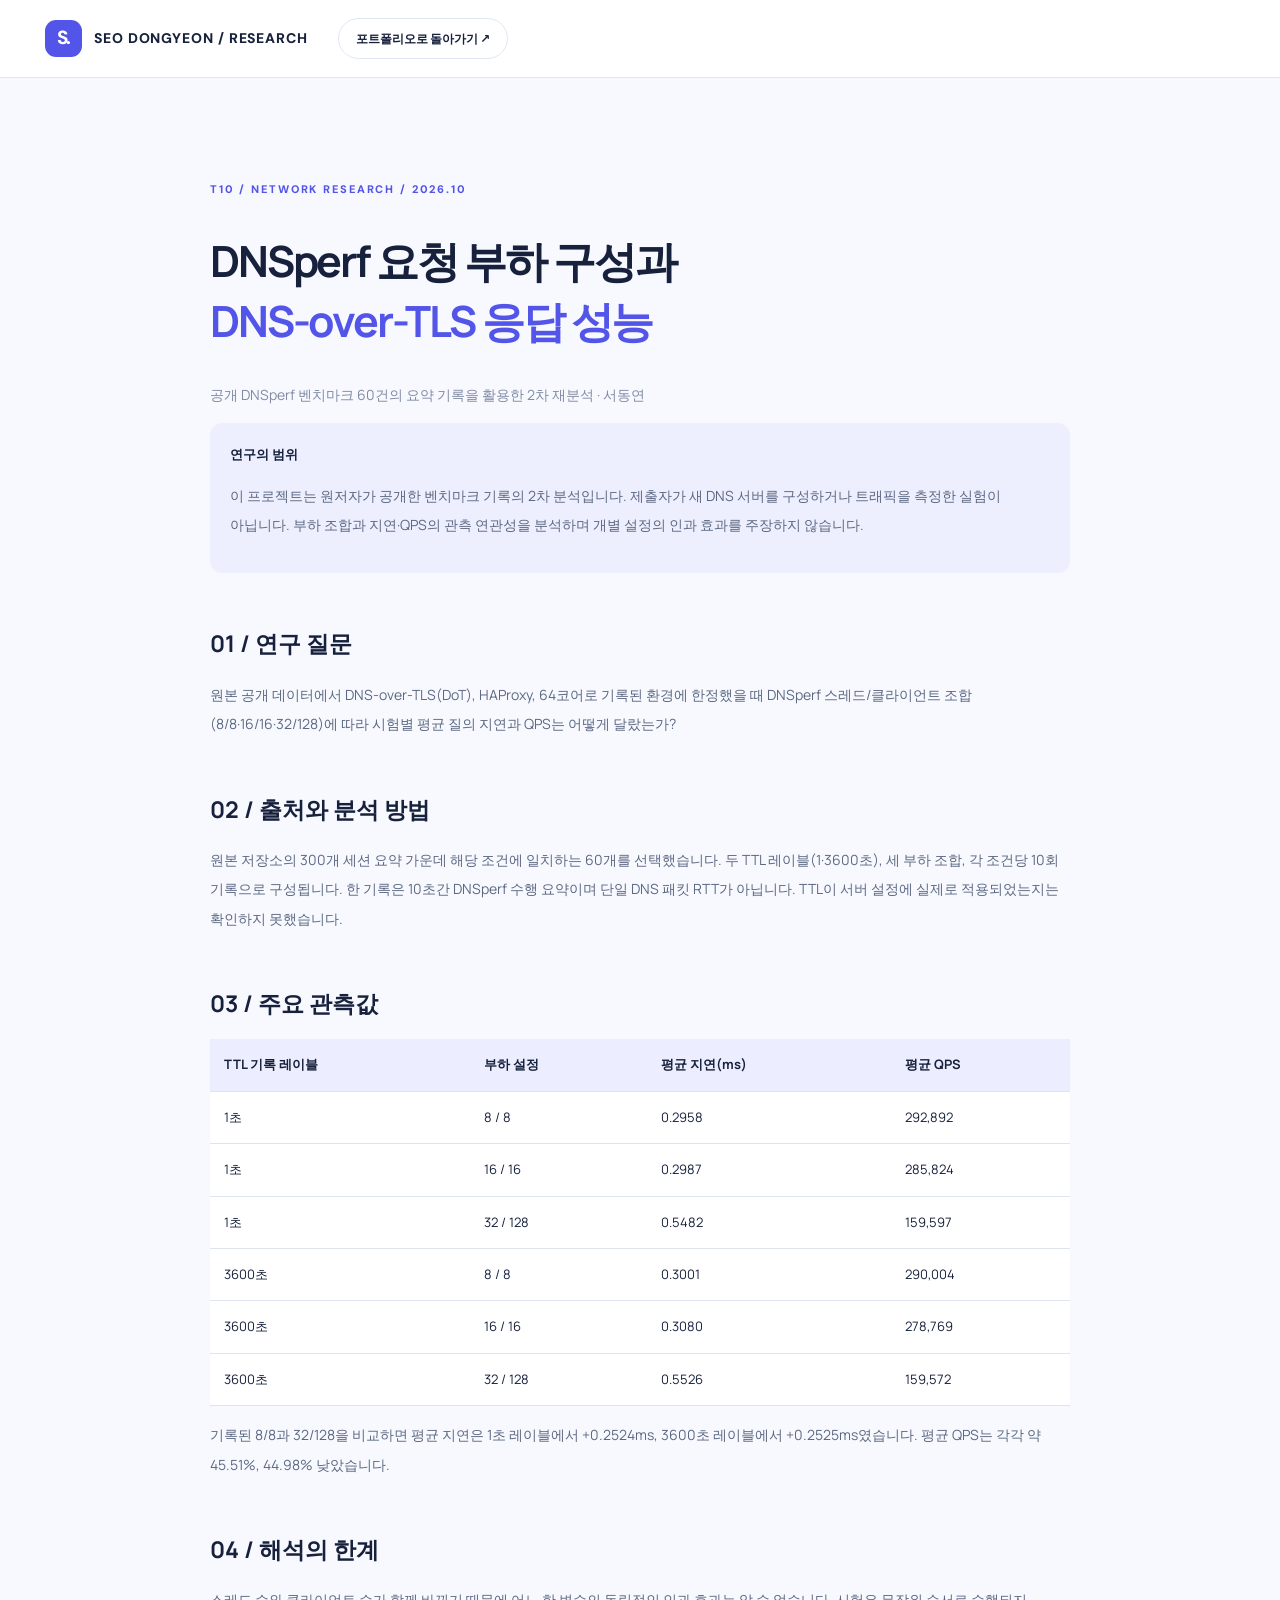
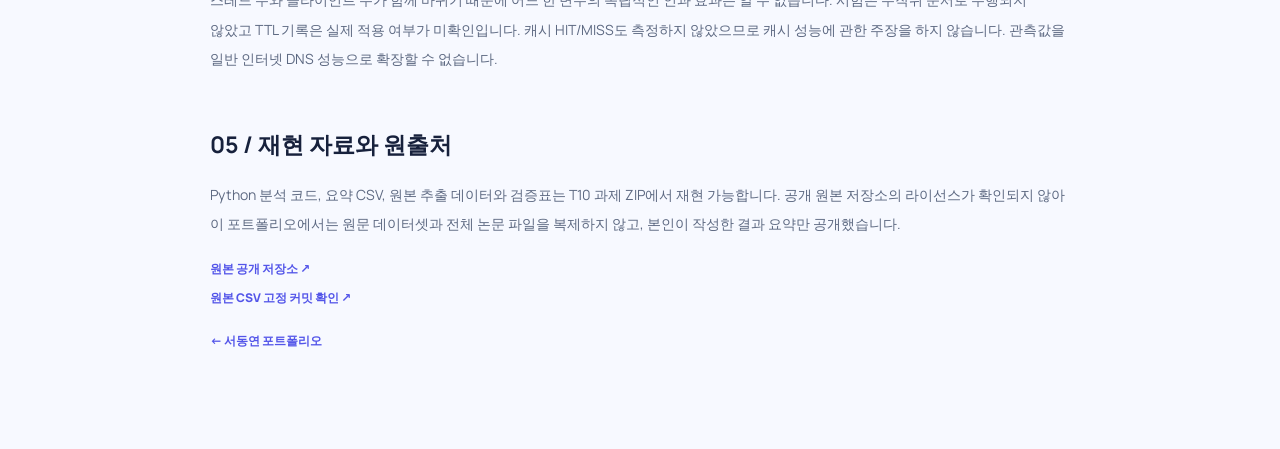
<file: research.html>
<!doctype html><html lang="ko"><head><meta charset="utf-8"><meta name="viewport" content="width=device-width,initial-scale=1"><title>DNS-over-TLS 부하 구성 연구 · 서동연</title><link rel="stylesheet" href="/style.css"><style>.paper{max-width:910px;margin:0 auto;padding:95px 25px}.paper h1{font-size:43px;line-height:1.4;letter-spacing:-.05em}.paper h2{margin:50px 0 15px;font-size:23px}.paper p,.paper li{line-height:2.1;color:#5d6982;font-size:14px}.paper .sub{color:#818ba4}.paper table{width:100%;border-collapse:collapse;background:#fff;font-size:13px}.paper th,.paper td{padding:14px;border-bottom:1px solid #dfe3f0;text-align:left}.paper th{background:#eceeff}.paper .note{padding:20px;background:#edefff;border-radius:12px;font-size:13px}.paper .back{font-size:12px;color:#5355e9;font-weight:800}</style></head><body><header class="site-header"><a class="brand" href="/"><span class="brand-icon">S.</span> SEO DONGYEON / RESEARCH</a><a class="header-contact" href="/">포트폴리오로 돌아가기 ↗</a></header><main class="paper"><span class="eyebrow">T10 / NETWORK RESEARCH / 2026.10</span><h1>DNSperf 요청 부하 구성과<br><em>DNS-over-TLS 응답 성능</em></h1><p class="sub">공개 DNSperf 벤치마크 60건의 요약 기록을 활용한 2차 재분석 · 서동연</p><div class="note"><b>연구의 범위</b><p>이 프로젝트는 원저자가 공개한 벤치마크 기록의 2차 분석입니다. 제출자가 새 DNS 서버를 구성하거나 트래픽을 측정한 실험이 아닙니다. 부하 조합과 지연·QPS의 관측 연관성을 분석하며 개별 설정의 인과 효과를 주장하지 않습니다.</p></div><h2>01 / 연구 질문</h2><p>원본 공개 데이터에서 DNS-over-TLS(DoT), HAProxy, 64코어로 기록된 환경에 한정했을 때 DNSperf 스레드/클라이언트 조합(8/8·16/16·32/128)에 따라 시험별 평균 질의 지연과 QPS는 어떻게 달랐는가?</p><h2>02 / 출처와 분석 방법</h2><p>원본 저장소의 300개 세션 요약 가운데 해당 조건에 일치하는 60개를 선택했습니다. 두 TTL 레이블(1·3600초), 세 부하 조합, 각 조건당 10회 기록으로 구성됩니다. 한 기록은 10초간 DNSperf 수행 요약이며 단일 DNS 패킷 RTT가 아닙니다. TTL이 서버 설정에 실제로 적용되었는지는 확인하지 못했습니다.</p><h2>03 / 주요 관측값</h2><table><thead><tr><th>TTL 기록 레이블</th><th>부하 설정</th><th>평균 지연(ms)</th><th>평균 QPS</th></tr></thead><tbody><tr><td>1초</td><td>8 / 8</td><td>0.2958</td><td>292,892</td></tr><tr><td>1초</td><td>16 / 16</td><td>0.2987</td><td>285,824</td></tr><tr><td>1초</td><td>32 / 128</td><td>0.5482</td><td>159,597</td></tr><tr><td>3600초</td><td>8 / 8</td><td>0.3001</td><td>290,004</td></tr><tr><td>3600초</td><td>16 / 16</td><td>0.3080</td><td>278,769</td></tr><tr><td>3600초</td><td>32 / 128</td><td>0.5526</td><td>159,572</td></tr></tbody></table><p>기록된 8/8과 32/128을 비교하면 평균 지연은 1초 레이블에서 +0.2524ms, 3600초 레이블에서 +0.2525ms였습니다. 평균 QPS는 각각 약 45.51%, 44.98% 낮았습니다.</p><h2>04 / 해석의 한계</h2><p>스레드 수와 클라이언트 수가 함께 바뀌기 때문에 어느 한 변수의 독립적인 인과 효과는 알 수 없습니다. 시험은 무작위 순서로 수행되지 않았고 TTL 기록은 실제 적용 여부가 미확인입니다. 캐시 HIT/MISS도 측정하지 않았으므로 캐시 성능에 관한 주장을 하지 않습니다. 관측값을 일반 인터넷 DNS 성능으로 확장할 수 없습니다.</p><h2>05 / 재현 자료와 원출처</h2><p>Python 분석 코드, 요약 CSV, 원본 추출 데이터와 검증표는 T10 과제 ZIP에서 재현 가능합니다. 공개 원본 저장소의 라이선스가 확인되지 않아 이 포트폴리오에서는 원문 데이터셋과 전체 논문 파일을 복제하지 않고, 본인이 작성한 결과 요약만 공개했습니다.</p><p><a class="back" href="https://github.com/ranya-pch/DNS-performance" target="_blank" rel="noopener">원본 공개 저장소 ↗</a><br><a class="back" href="https://github.com/ranya-pch/DNS-performance/blob/155b567530af0a9b3d496e613cf671f40792a67a/data/dnsperf_trials_all.csv" target="_blank" rel="noopener">원본 CSV 고정 커밋 확인 ↗</a></p><a class="back" href="/">← 서동연 포트폴리오</a></main></body></html>
</file>
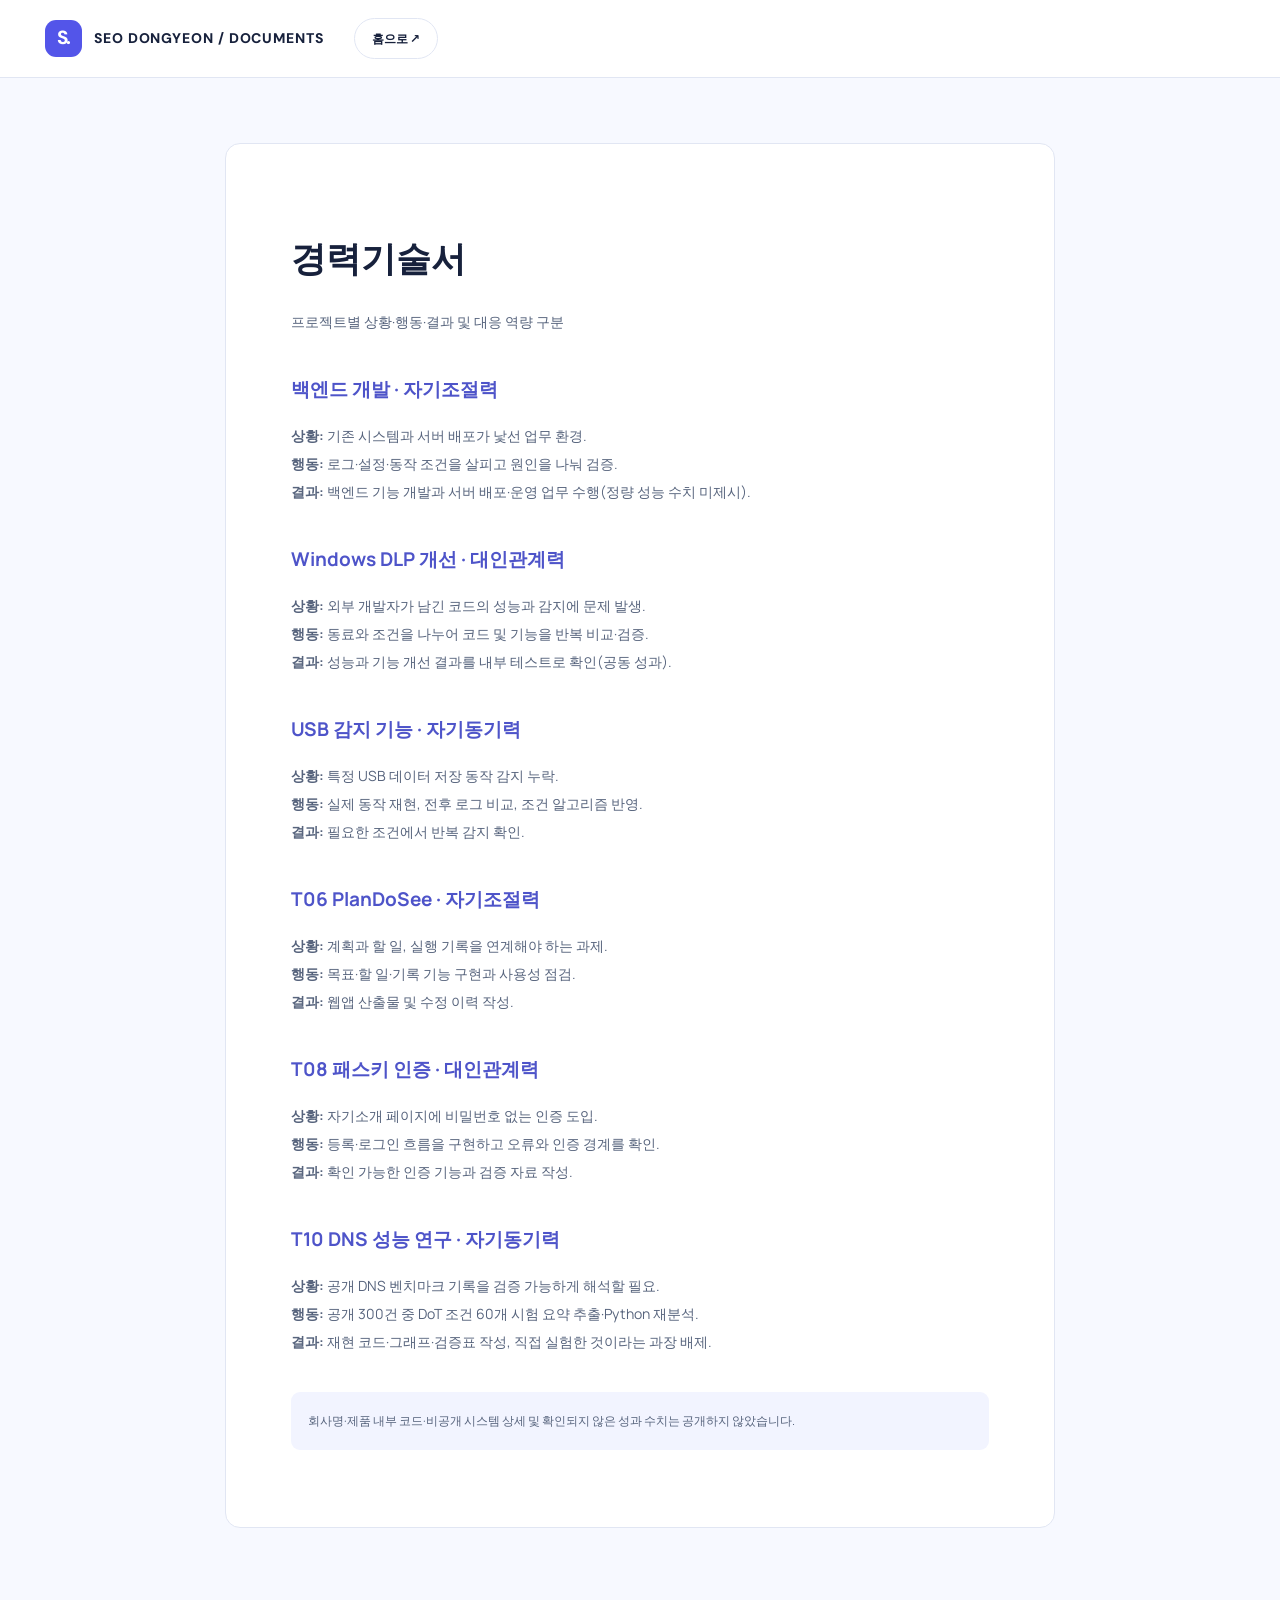
<file: documents/career.html>
<!doctype html><html lang="ko"><head><meta charset="utf-8"><meta name="viewport" content="width=device-width,initial-scale=1"><title>경력기술서 · 서동연</title><link rel="stylesheet" href="/style.css"><style>.document{max-width:830px;margin:65px auto 110px;background:#fff;border:1px solid #e1e6f3;border-radius:15px;padding:65px}.document h1{font-size:35px;line-height:1.5}.document h2{font-size:19px;margin-top:36px;color:#4e54c9}.document h3{font-size:15px}.document p,.document li{font-size:14px;line-height:2;color:#57647d}.document .note{margin-top:36px;font-size:12px;background:#f2f4ff;padding:17px;border-radius:9px}.document table{border-collapse:collapse;width:100%;font-size:13px}.document td{border-bottom:1px solid #e1e6f3;padding:13px;vertical-align:top}.document td:first-child{font-weight:800;white-space:nowrap;width:145px;color:#5056be}@media(max-width:700px){.document{margin:15px 10px;padding:28px}.document h1{font-size:28px}}@media print{.site-header{display:none}.document{border:0;margin:0;padding:0}} </style></head><body><header class="site-header"><a class="brand" href="/"><span class="brand-icon">S.</span> SEO DONGYEON / DOCUMENTS</a><a class="header-contact" href="/">홈으로 ↗</a></header><main class="document"><h1>경력기술서</h1><p>프로젝트별 상황·행동·결과 및 대응 역량 구분</p><h2>백엔드 개발 · 자기조절력</h2><p><b>상황:</b> 기존 시스템과 서버 배포가 낯선 업무 환경.<br><b>행동:</b> 로그·설정·동작 조건을 살피고 원인을 나눠 검증.<br><b>결과:</b> 백엔드 기능 개발과 서버 배포·운영 업무 수행(정량 성능 수치 미제시).</p><h2>Windows DLP 개선 · 대인관계력</h2><p><b>상황:</b> 외부 개발자가 남긴 코드의 성능과 감지에 문제 발생.<br><b>행동:</b> 동료와 조건을 나누어 코드 및 기능을 반복 비교·검증.<br><b>결과:</b> 성능과 기능 개선 결과를 내부 테스트로 확인(공동 성과).</p><h2>USB 감지 기능 · 자기동기력</h2><p><b>상황:</b> 특정 USB 데이터 저장 동작 감지 누락.<br><b>행동:</b> 실제 동작 재현, 전후 로그 비교, 조건 알고리즘 반영.<br><b>결과:</b> 필요한 조건에서 반복 감지 확인.</p><h2>T06 PlanDoSee · 자기조절력</h2><p><b>상황:</b> 계획과 할 일, 실행 기록을 연계해야 하는 과제.<br><b>행동:</b> 목표·할 일·기록 기능 구현과 사용성 점검.<br><b>결과:</b> 웹앱 산출물 및 수정 이력 작성.</p><h2>T08 패스키 인증 · 대인관계력</h2><p><b>상황:</b> 자기소개 페이지에 비밀번호 없는 인증 도입.<br><b>행동:</b> 등록·로그인 흐름을 구현하고 오류와 인증 경계를 확인.<br><b>결과:</b> 확인 가능한 인증 기능과 검증 자료 작성.</p><h2>T10 DNS 성능 연구 · 자기동기력</h2><p><b>상황:</b> 공개 DNS 벤치마크 기록을 검증 가능하게 해석할 필요.<br><b>행동:</b> 공개 300건 중 DoT 조건 60개 시험 요약 추출·Python 재분석.<br><b>결과:</b> 재현 코드·그래프·검증표 작성, 직접 실험한 것이라는 과장 배제.</p><p class="note">회사명·제품 내부 코드·비공개 시스템 상세 및 확인되지 않은 성과 수치는 공개하지 않았습니다.</p></main></body></html>
</file>
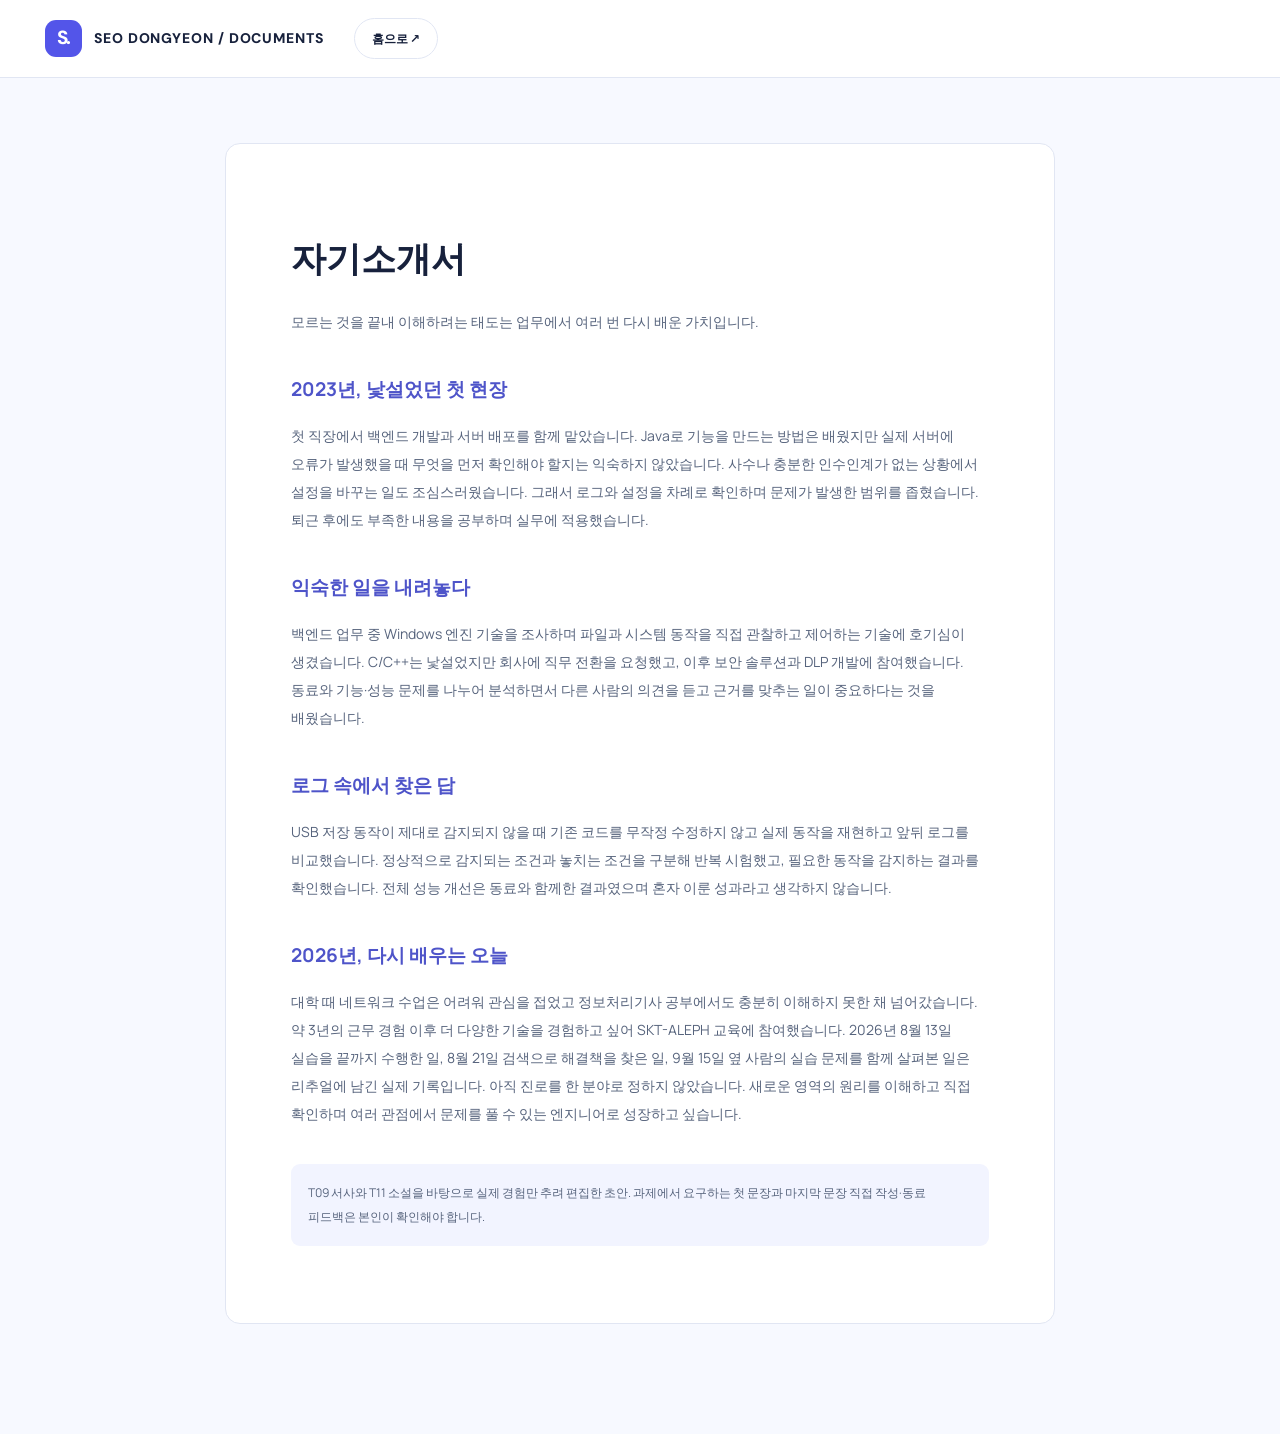
<file: documents/introduction.html>
<!doctype html><html lang="ko"><head><meta charset="utf-8"><meta name="viewport" content="width=device-width,initial-scale=1"><title>자기소개서 · 서동연</title><link rel="stylesheet" href="/style.css"><style>.document{max-width:830px;margin:65px auto 110px;background:#fff;border:1px solid #e1e6f3;border-radius:15px;padding:65px}.document h1{font-size:35px;line-height:1.5}.document h2{font-size:19px;margin-top:36px;color:#4e54c9}.document h3{font-size:15px}.document p,.document li{font-size:14px;line-height:2;color:#57647d}.document .note{margin-top:36px;font-size:12px;background:#f2f4ff;padding:17px;border-radius:9px}.document table{border-collapse:collapse;width:100%;font-size:13px}.document td{border-bottom:1px solid #e1e6f3;padding:13px;vertical-align:top}.document td:first-child{font-weight:800;white-space:nowrap;width:145px;color:#5056be}@media(max-width:700px){.document{margin:15px 10px;padding:28px}.document h1{font-size:28px}}@media print{.site-header{display:none}.document{border:0;margin:0;padding:0}} </style></head><body><header class="site-header"><a class="brand" href="/"><span class="brand-icon">S.</span> SEO DONGYEON / DOCUMENTS</a><a class="header-contact" href="/">홈으로 ↗</a></header><main class="document"><h1>자기소개서</h1><p>모르는 것을 끝내 이해하려는 태도는 업무에서 여러 번 다시 배운 가치입니다.</p><h2>2023년, 낯설었던 첫 현장</h2><p>첫 직장에서 백엔드 개발과 서버 배포를 함께 맡았습니다. Java로 기능을 만드는 방법은 배웠지만 실제 서버에 오류가 발생했을 때 무엇을 먼저 확인해야 할지는 익숙하지 않았습니다. 사수나 충분한 인수인계가 없는 상황에서 설정을 바꾸는 일도 조심스러웠습니다. 그래서 로그와 설정을 차례로 확인하며 문제가 발생한 범위를 좁혔습니다. 퇴근 후에도 부족한 내용을 공부하며 실무에 적용했습니다.</p><h2>익숙한 일을 내려놓다</h2><p>백엔드 업무 중 Windows 엔진 기술을 조사하며 파일과 시스템 동작을 직접 관찰하고 제어하는 기술에 호기심이 생겼습니다. C/C++는 낯설었지만 회사에 직무 전환을 요청했고, 이후 보안 솔루션과 DLP 개발에 참여했습니다. 동료와 기능·성능 문제를 나누어 분석하면서 다른 사람의 의견을 듣고 근거를 맞추는 일이 중요하다는 것을 배웠습니다.</p><h2>로그 속에서 찾은 답</h2><p>USB 저장 동작이 제대로 감지되지 않을 때 기존 코드를 무작정 수정하지 않고 실제 동작을 재현하고 앞뒤 로그를 비교했습니다. 정상적으로 감지되는 조건과 놓치는 조건을 구분해 반복 시험했고, 필요한 동작을 감지하는 결과를 확인했습니다. 전체 성능 개선은 동료와 함께한 결과였으며 혼자 이룬 성과라고 생각하지 않습니다.</p><h2>2026년, 다시 배우는 오늘</h2><p>대학 때 네트워크 수업은 어려워 관심을 접었고 정보처리기사 공부에서도 충분히 이해하지 못한 채 넘어갔습니다. 약 3년의 근무 경험 이후 더 다양한 기술을 경험하고 싶어 SKT-ALEPH 교육에 참여했습니다. 2026년 8월 13일 실습을 끝까지 수행한 일, 8월 21일 검색으로 해결책을 찾은 일, 9월 15일 옆 사람의 실습 문제를 함께 살펴본 일은 리추얼에 남긴 실제 기록입니다. 아직 진로를 한 분야로 정하지 않았습니다. 새로운 영역의 원리를 이해하고 직접 확인하며 여러 관점에서 문제를 풀 수 있는 엔지니어로 성장하고 싶습니다.</p><p class="note">T09 서사와 T11 소설을 바탕으로 실제 경험만 추려 편집한 초안. 과제에서 요구하는 첫 문장과 마지막 문장 직접 작성·동료 피드백은 본인이 확인해야 합니다.</p></main></body></html>
</file>
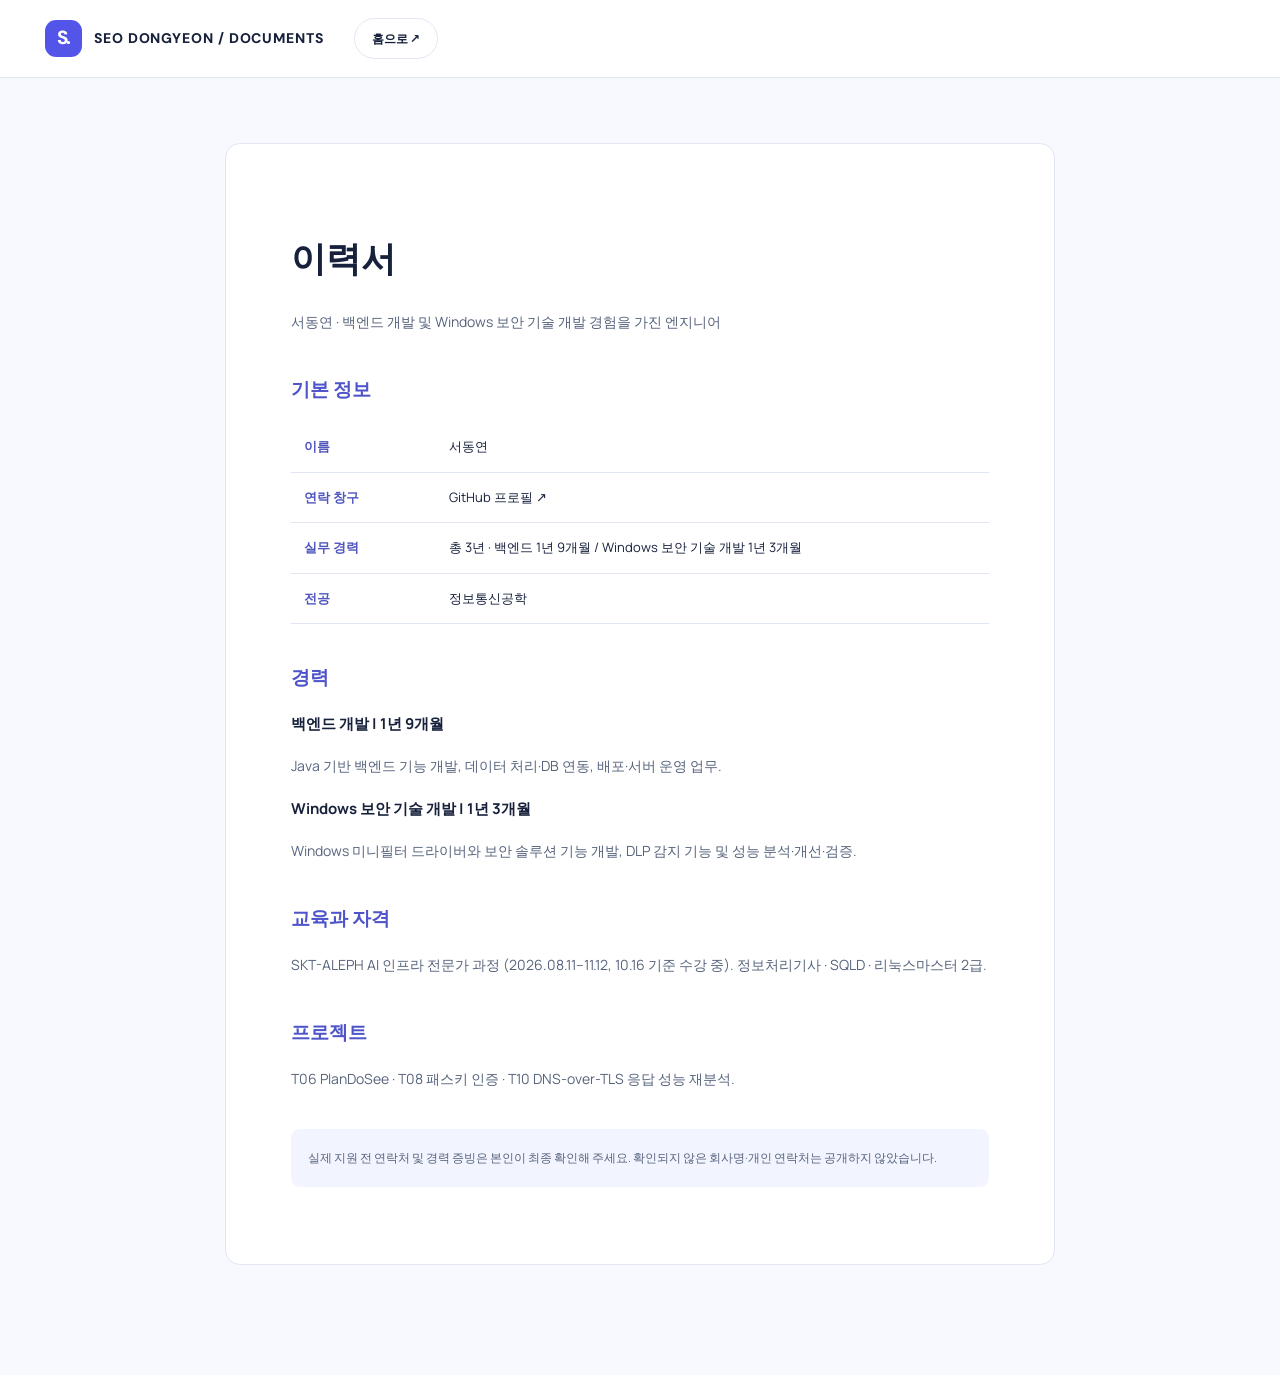
<file: documents/resume.html>
<!doctype html><html lang="ko"><head><meta charset="utf-8"><meta name="viewport" content="width=device-width,initial-scale=1"><title>이력서 · 서동연</title><link rel="stylesheet" href="/style.css"><style>.document{max-width:830px;margin:65px auto 110px;background:#fff;border:1px solid #e1e6f3;border-radius:15px;padding:65px}.document h1{font-size:35px;line-height:1.5}.document h2{font-size:19px;margin-top:36px;color:#4e54c9}.document h3{font-size:15px}.document p,.document li{font-size:14px;line-height:2;color:#57647d}.document .note{margin-top:36px;font-size:12px;background:#f2f4ff;padding:17px;border-radius:9px}.document table{border-collapse:collapse;width:100%;font-size:13px}.document td{border-bottom:1px solid #e1e6f3;padding:13px;vertical-align:top}.document td:first-child{font-weight:800;white-space:nowrap;width:145px;color:#5056be}@media(max-width:700px){.document{margin:15px 10px;padding:28px}.document h1{font-size:28px}}@media print{.site-header{display:none}.document{border:0;margin:0;padding:0}} </style></head><body><header class="site-header"><a class="brand" href="/"><span class="brand-icon">S.</span> SEO DONGYEON / DOCUMENTS</a><a class="header-contact" href="/">홈으로 ↗</a></header><main class="document"><h1>이력서</h1><p>서동연 · 백엔드 개발 및 Windows 보안 기술 개발 경험을 가진 엔지니어</p><h2>기본 정보</h2><table><tr><td>이름</td><td>서동연</td></tr><tr><td>연락 창구</td><td><a href="https://github.com/sdydy0298-dotcom">GitHub 프로필 ↗</a></td></tr><tr><td>실무 경력</td><td>총 3년 · 백엔드 1년 9개월 / Windows 보안 기술 개발 1년 3개월</td></tr><tr><td>전공</td><td>정보통신공학</td></tr></table><h2>경력</h2><h3>백엔드 개발 | 1년 9개월</h3><p>Java 기반 백엔드 기능 개발, 데이터 처리·DB 연동, 배포·서버 운영 업무.</p><h3>Windows 보안 기술 개발 | 1년 3개월</h3><p>Windows 미니필터 드라이버와 보안 솔루션 기능 개발, DLP 감지 기능 및 성능 분석·개선·검증.</p><h2>교육과 자격</h2><p>SKT-ALEPH AI 인프라 전문가 과정 (2026.08.11–11.12, 10.16 기준 수강 중). 정보처리기사 · SQLD · 리눅스마스터 2급.</p><h2>프로젝트</h2><p>T06 PlanDoSee · T08 패스키 인증 · T10 DNS-over-TLS 응답 성능 재분석.</p><p class="note">실제 지원 전 연락처 및 경력 증빙은 본인이 최종 확인해 주세요. 확인되지 않은 회사명·개인 연락처는 공개하지 않았습니다.</p></main></body></html>
</file>
<file: style.css>
@import url('https://fonts.googleapis.com/css2?family=DM+Sans:wght@400;500;600;700;800&family=Manrope:wght@400;500;600;700;800&display=swap');:root{--bg:#f7f9ff;--white:#fff;--ink:#17213c;--muted:#64708a;--line:#e1e6f3;--violet:#5355e9;--blue:#2c8edb;--lav:#ecebff}*{box-sizing:border-box}html{scroll-behavior:smooth;scroll-padding-top:92px}body{margin:0;background:var(--bg);color:var(--ink);font-family:'Manrope',Pretendard,'Noto Sans KR',system-ui,sans-serif;-webkit-font-smoothing:antialiased;line-height:1.8;word-break:keep-all}a{text-decoration:none;color:inherit}button,a{outline-offset:4px}a:focus-visible{outline:3px solid #5c57ea}::selection{background:#cac9ff}em{font-style:normal;color:var(--violet)}.container{width:min(1220px,calc(100% - 90px));margin:0 auto}.progress{position:fixed;top:0;left:0;height:3px;background:var(--violet);width:0;z-index:80}.site-header{height:78px;position:sticky;top:0;z-index:50;display:flex;align-items:center;gap:30px;padding:0 max(45px,calc((100vw - 1220px)/2));background:#ffffffed;backdrop-filter:blur(16px);border-bottom:1px solid var(--line)}.brand{font-family:'DM Sans',sans-serif;font-size:14px;font-weight:800;letter-spacing:.065em;display:flex;align-items:center;gap:12px;white-space:nowrap}.brand-icon{display:grid;place-items:center;width:37px;height:37px;border-radius:11px;background:var(--violet);color:white;font-size:19px;letter-spacing:-.07em}.brand-sub{font-weight:500;color:#a0a9bc}.site-header nav{display:flex;gap:31px;margin-left:auto;font-size:12px;font-weight:700;color:#58647e}.site-header nav a:hover{color:var(--violet)}.header-contact{font-weight:800;font-size:12px;border:1px solid var(--line);padding:9px 17px;border-radius:99px;white-space:nowrap}.header-contact:hover{background:var(--lav)}.hero{display:grid;grid-template-columns:1.22fr .78fr;min-height:710px;position:relative}.hero-main{padding:116px 0 29px;display:flex;align-items:flex-start;flex-direction:column}.eyebrow{font-family:'DM Sans',sans-serif;font-size:11px;letter-spacing:.17em;font-weight:800;color:var(--violet)}.eyebrow .slash{margin:0 9px;color:#bdc3da}.live-dot{display:inline-block;width:7px;height:7px;background:#5f65ec;border-radius:50%;margin-right:8px;box-shadow:0 0 0 5px #e5e5ff}.hero-kicker{font-family:'DM Sans',sans-serif;font-weight:800;letter-spacing:.08em;font-size:12px;margin:22px 0 20px;color:#8893ad}.hero-kicker span{color:var(--violet);padding:0 6px}.hero h1{font-weight:800;font-size:clamp(38px,4vw,59px);line-height:1.48;letter-spacing:-.075em;margin:0 0 25px}.hero-intro{font-size:15px;line-height:2.05;color:var(--muted);max-width:580px;margin:0}.hero-actions{display:flex;gap:11px;margin:29px 0 35px}.button{font-weight:800;font-size:13px;display:inline-flex;gap:26px;justify-content:space-between;align-items:center;border-radius:9px;padding:14px 22px}.button.primary{background:var(--violet);color:white;box-shadow:0 15px 28px #5455e927}.button.outline{background:white;border:1px solid var(--line)}.button:hover{transform:translateY(-2px)}.hero-foot{width:100%;display:flex;justify-content:space-between;margin-top:auto;color:#9aa4b9;font-family:'DM Sans',sans-serif;font-size:10px;letter-spacing:.13em;font-weight:700}.hero-aside{position:relative;overflow:hidden;background:linear-gradient(146deg,#eaecff,#f4f0ff 48%,#e7f3ff);border-radius:0 0 24px 24px;margin-left:32px;min-height:700px}.orbital{position:absolute;inset:35px 0 130px;display:grid;place-items:center}.orbit-ring{position:absolute;border:1px solid #888bf034;border-radius:50%;width:78%;aspect-ratio:1}.ring-b{width:57%;border-color:#6367e15d}.orbit-core{width:170px;height:170px;display:grid;place-items:center;border-radius:48px;background:linear-gradient(135deg,#555cf0,#7779f5 53%,#63b0f4);color:#fff;font:800 112px 'DM Sans',sans-serif;transform:rotate(-11deg);box-shadow:24px 30px 50px #797bea55}.orbit-core span{color:#b7dbff}.orbit-chip{position:absolute;border:1px solid #cbd0ef;border-radius:99px;padding:6px 17px;background:#ffffffb9;color:#5f67b8;font:800 11px 'DM Sans',sans-serif;letter-spacing:.11em}.chip-one{top:19%;left:13%;transform:rotate(-10deg)}.chip-two{right:7%;top:37%;transform:rotate(9deg)}.chip-three{bottom:22%;left:12%;transform:rotate(9deg)}.aside-bottom{position:absolute;bottom:32px;left:33px;right:33px}.aside-bottom span{font-size:10px;letter-spacing:.12em;color:#777fa0;font-weight:800}.aside-bottom strong{display:block;font-size:15px;line-height:1.8;margin-top:11px}.marquee{overflow:hidden;background:#5458e9;color:#fff;padding:12px 0;font:800 11px 'DM Sans',sans-serif;letter-spacing:.26em;white-space:nowrap}.marquee div{width:max-content;animation:slide 30s linear infinite}.marquee b{padding:0 28px;color:#b7d6ff}@keyframes slide{to{transform:translateX(-45%)}}.section{padding-top:128px;padding-bottom:130px}.section-heading{display:grid;grid-template-columns:260px 1fr;align-items:start;margin-bottom:61px}.section-index{font:800 11px 'DM Sans',sans-serif;letter-spacing:.15em;color:#818da7;padding-top:20px}.section-heading h2{font-size:clamp(31px,3.4vw,46px);line-height:1.55;letter-spacing:-.065em;margin:13px 0 0;font-weight:800}.quiet{color:#a0a9bd}.story-grid{display:grid;grid-template-columns:260px 1fr;gap:30px}.story-aside{position:relative}.aside-label{font:800 11px 'DM Sans',sans-serif;color:#9ba5bc;letter-spacing:.14em}.timeline{display:flex;flex-direction:column;gap:18px;margin-top:28px;position:sticky;top:125px}.timeline a{display:flex;align-items:center;gap:13px;font-size:13px;font-weight:700;color:#6e7b93}.timeline a:hover{color:var(--violet)}.timeline span{font:800 11px 'DM Sans',sans-serif;color:#a5aaff}.story-note{margin-top:46px;font-size:12px;line-height:1.9;color:#95a0b6;max-width:215px}.story-copy{border-left:1px solid var(--line);padding-left:59px;max-width:910px}.story-chapter{padding-bottom:56px;margin-bottom:50px;border-bottom:1px solid var(--line)}.story-chapter:last-child{border:0;padding:0;margin:0}.chapter-header{display:flex;justify-content:space-between;max-width:740px;font:800 11px 'DM Sans',sans-serif;color:#999fb4;letter-spacing:.12em}.chapter-header span:first-child{color:var(--violet)}.story-chapter h3{font-size:26px;line-height:1.55;letter-spacing:-.055em;margin:20px 0}.story-chapter p{font-size:14px;line-height:2.25;color:#555f77;margin:0 0 16px}.skill-label{display:flex;gap:12px;align-items:center;font-size:12px;color:#657190;margin-top:26px}.skill-label span{display:inline-block;white-space:nowrap;border-radius:99px;padding:5px 12px;background:var(--lav);color:var(--violet);font-weight:800}.strength-section{background:#fff}.strength-grid{display:grid;grid-template-columns:repeat(3,1fr);gap:18px}.strength-card{border:1px solid var(--line);border-radius:18px;padding:32px;min-height:332px;display:flex;flex-direction:column;transition:.3s}.strength-card:hover{transform:translateY(-6px);box-shadow:0 25px 40px #333e7a12}.strength-number{font:800 10px 'DM Sans',sans-serif;letter-spacing:.12em;color:#8e9bb6}.strength-icon{font-size:42px;font-weight:800;color:var(--violet);margin:25px 0 10px}.strength-card h3{font-size:21px;margin:0 0 9px;letter-spacing:-.04em}.strength-card p{font-size:13px;color:#738098;margin:0 0 25px;line-height:1.9}.evidence{border-top:1px solid var(--line);padding-top:16px;display:flex;flex-direction:column;margin-top:auto;font-size:12px;color:#7f88a0;line-height:1.7}.evidence strong{color:var(--violet);font-size:11px}.strength-footer{margin:30px 0 0;color:#8690a7;font-size:12px}.strength-footer b{font-weight:700;color:#69758f}.metric-grid{display:grid;grid-template-columns:repeat(4,1fr);gap:15px}.metric-card{background:#fff;border:1px solid var(--line);border-radius:16px;padding:28px 25px;min-height:245px;display:flex;flex-direction:column}.metric-card.featured{background:linear-gradient(135deg,#5355e9,#7989f6);color:#fff;border:0}.metric-card>span{font-size:13px;font-weight:800}.metric-number{font-family:'DM Sans',sans-serif;display:flex;align-items:baseline;gap:4px;margin:10px 0}.metric-number strong{font-size:54px;letter-spacing:-.08em;line-height:1.15}.metric-number small{font-size:20px;font-weight:800}.metric-number.small strong{font-size:43px}.metric-card p{font-size:11px;color:#7b89a1;line-height:1.8;margin:0 0 20px}.metric-card.featured p{color:#e3e5ff}.metric-source{font-size:10px;line-height:1.6;color:#a3acc0;margin-top:auto}.metric-card.featured .metric-source{color:#dce0ff}.proof-context{margin-top:18px;padding:27px 33px;background:#eceeff;border-radius:15px;display:flex;gap:24px;align-items:center}.context-icon{color:var(--violet);font-size:28px}.proof-context p{flex:1;font-size:13px;line-height:1.85;color:#536083;margin:0}.proof-context span{font:800 10px/1.8 'DM Sans',sans-serif;color:#8e92b8;white-space:nowrap}.works-section{background:#fff}.work-grid{display:grid;grid-template-columns:repeat(2,1fr);gap:25px}.work-card{border:1px solid var(--line);border-radius:19px;overflow:hidden}.work-art{height:292px;background:linear-gradient(125deg,#232c77,#555eed 75%,#68b8ff);position:relative;overflow:hidden;color:#fff;padding:27px}.work-meta{display:flex;justify-content:space-between;font:800 10px 'DM Sans',sans-serif;letter-spacing:.16em;color:#d5dcff}.art-lines{position:absolute;inset:60px 0 0 30px;transform:rotate(-13deg)}.art-lines i{position:absolute;width:120%;height:150px;border:1px solid #ffffff28;border-radius:50%;display:block}.art-lines i:nth-child(2){width:90%;top:40px;left:20%}.art-lines i:nth-child(3){width:60%;top:80px;left:40%}.art-caption{position:absolute;left:30px;bottom:20px;font:800 50px/1.04 'DM Sans',sans-serif;letter-spacing:-.07em}.art-caption em{color:#bacfff}.planned-art{background:linear-gradient(130deg,#e9edff,#d9e3ff);color:#565eab}.planned-art .work-meta{color:#8c9ab9}.planned-art .art-caption em{color:#858ff1}.planned-glyph{position:absolute;font:300 180px 'DM Sans',sans-serif;color:#989af45e;top:-10px;right:40px}.work-details{padding:33px}.tag{font:800 10px 'DM Sans',sans-serif;letter-spacing:.13em;color:var(--violet)}.work-details h3{font-size:26px;letter-spacing:-.055em;line-height:1.5;margin:15px 0}.work-details p{font-size:13px;color:#6f7c94;line-height:2;min-height:65px}.work-details .work-caution{font-size:11px;background:#f3f5fc;padding:12px 16px;border-radius:9px;min-height:0}.work-footer{border-top:1px solid var(--line);padding-top:20px;display:flex;justify-content:space-between;align-items:center;margin-top:25px;gap:10px}.work-footer a{font-size:12px;font-weight:800;color:var(--violet)}.work-footer span{font:700 10px 'DM Sans',sans-serif;color:#9aa5ba;letter-spacing:.04em}.project-strip{margin-top:23px;background:#f4f6fd;border-radius:14px;padding:25px 31px;display:flex;align-items:center;justify-content:space-between}.project-strip strong{font:800 11px 'DM Sans',sans-serif;color:var(--violet);letter-spacing:.14em}.project-strip p{font-size:12px;color:#78859a;margin:4px 0 0}.project-strip a{font-size:12px;font-weight:800;color:var(--violet)}.contact-grid{display:grid;grid-template-columns:.98fr 1.02fr;gap:25px}.documents-copy{padding:20px 35px 20px 0}.documents-copy h3{font-size:23px;letter-spacing:-.05em;line-height:1.6}.documents-copy p{font-size:13px;color:#7a879f}.document-links{margin-top:32px;border-top:1px solid var(--line)}.document-links a{padding:17px 4px;border-bottom:1px solid var(--line);display:flex;justify-content:space-between;font-size:13px;font-weight:800}.document-links span{font:700 11px 'DM Sans',sans-serif;color:var(--violet)}.contact-panel{padding:39px;background:linear-gradient(135deg,#4d56e6,#737bf5);color:#fff;border-radius:17px}.contact-panel>span{font:800 11px 'DM Sans',sans-serif;letter-spacing:.18em;color:#d1d7ff}.contact-panel h3{font-size:27px;line-height:1.6;letter-spacing:-.06em}.contact-panel h3 em{color:#c3deff}.contact-panel p{font-size:13px;line-height:2;color:#e2e6ff}.contact-panel a{display:flex;justify-content:space-between;background:#fff;color:var(--violet);border-radius:10px;padding:14px 18px;font-size:13px;font-weight:800;margin-top:35px}.contact-panel small{display:block;margin-top:12px;color:#d2daff;font-size:10px}.footer{border-top:1px solid var(--line);background:white}.footer-inner{display:flex;align-items:center;justify-content:space-between;padding:26px 0;font:800 11px 'DM Sans',sans-serif;letter-spacing:.09em;color:#9aa4b6}.footer strong{font-size:29px;color:var(--violet)}.footer strong span{color:#77b6ef}.footer a{color:var(--ink)}@media(max-width:1000px){.site-header{padding:0 28px}.site-header nav{gap:17px}.brand-sub{display:none}.container{width:calc(100% - 56px)}.hero{grid-template-columns:1fr .65fr}.hero h1{font-size:40px}.hero-aside{min-height:650px}.orbit-core{width:125px;height:125px;font-size:85px}.section-heading,.story-grid{grid-template-columns:190px 1fr}.story-copy{padding-left:35px}.metric-grid{grid-template-columns:repeat(2,1fr)}}@media(max-width:700px){.site-header{height:66px;padding:0 20px;gap:10px}.site-header nav{display:none}.header-contact{margin-left:auto}.container{width:calc(100% - 40px)}.hero{display:flex;flex-direction:column;min-height:0}.hero-main{padding:74px 0 35px}.hero h1{font-size:clamp(32px,9vw,46px);line-height:1.5}.hero-intro{font-size:13px}.hero-intro br{display:none}.hero-aside{margin:0;min-height:285px;border-radius:20px}.orbital{inset:0 0 45px}.orbit-core{height:108px;width:108px;font-size:75px;border-radius:26px}.orbit-chip{font-size:8px;padding:5px 9px}.aside-bottom{left:20px;bottom:14px}.aside-bottom strong{font-size:11px;line-height:1.5}.aside-bottom span{font-size:8px}.hero-foot{display:none}.section{padding:88px 0}.section-heading{display:block;margin-bottom:35px}.section-index{display:block;margin-bottom:20px}.section-heading h2{font-size:32px}.story-grid{display:block}.story-aside{margin-bottom:29px}.timeline,.story-note,.aside-label{display:none}.story-copy{padding-left:20px}.story-chapter h3{font-size:21px}.story-chapter p{font-size:13px}.skill-label{align-items:flex-start;font-size:11px}.strength-grid,.work-grid,.contact-grid{grid-template-columns:1fr}.strength-card{min-height:270px}.metric-grid{grid-template-columns:repeat(2,minmax(0,1fr));gap:9px}.metric-card{padding:20px 15px;min-height:230px}.metric-number strong{font-size:40px}.metric-number.small strong{font-size:33px}.metric-card p{font-size:10px}.proof-context{align-items:flex-start;padding:20px;gap:13px}.proof-context span{display:none}.work-art{height:240px}.project-strip{align-items:flex-start;gap:16px;flex-direction:column}.documents-copy{padding:0}.contact-panel{padding:28px}.footer-inner{gap:20px}.footer-inner span{font-size:9px}.hero-actions{width:100%;flex-wrap:wrap}.button{flex:1;white-space:nowrap;font-size:11px;padding:12px 15px;gap:8px}}@media(prefers-reduced-motion:reduce){html{scroll-behavior:auto}.marquee div{animation:none}.button,.strength-card{transition:none}}
</file>
<file: br-b/style.css>
:root{--bg:#f7f8ff;--ink:#1e2245;--muted:#717b95;--line:#e4e7f1;--white:#fff;--primary:#565ee8;--pink:#f3769d;--shadow:0 18px 55px rgba(38,51,103,.07)}
*{box-sizing:border-box}html{scroll-behavior:smooth;scroll-padding-top:96px}body{margin:0;background:var(--bg);color:var(--ink);font-family:Pretendard,-apple-system,BlinkMacSystemFont,"Segoe UI","Noto Sans KR",Arial,sans-serif;-webkit-font-smoothing:antialiased;font-size:15px}button,input{font:inherit}button{cursor:pointer}a{color:inherit;text-decoration:none}svg.icon{width:19px;height:19px;fill:none;stroke:currentColor;stroke-width:1.8;stroke-linecap:round;stroke-linejoin:round;flex-shrink:0}h1,h2,h3,p{margin-top:0}.svg-symbols,.sr-only{position:absolute;width:1px;height:1px;overflow:hidden;clip:rect(0 0 0 0);white-space:nowrap}.inner{width:min(1190px,calc(100% - 68px));margin:0 auto}.skip-link{position:absolute;z-index:999;top:-99px;left:10px;padding:12px 20px;background:var(--ink);color:white}.skip-link:focus{top:10px}:focus-visible{outline:3px solid #e95288;outline-offset:4px;border-radius:7px}::selection{background:#d6d7ff}
.nav-wrap{height:82px;background:rgba(255,255,255,.94);border-bottom:1px solid #eceefa;position:sticky;top:0;z-index:40;backdrop-filter:blur(18px)}.nav{height:100%;display:flex;align-items:center;justify-content:space-between;gap:24px}.logo{display:flex;align-items:center;gap:12px;min-width:205px}.logo-mark{width:42px;height:42px;border-radius:13px;color:#fff;background:linear-gradient(145deg,#7377f8,#4d4ed6);display:grid;place-items:center;font-size:23px;font-weight:900;letter-spacing:-.07em;box-shadow:0 6px 17px #6264e133}.logo-dot{color:#fba6c0}.logo-name{font-size:15px;font-weight:900;letter-spacing:.05em;line-height:1.1}.logo-name strong{color:var(--primary)}.logo-name small{display:block;color:#9b9eb4;font-size:9px;letter-spacing:.18em;margin-top:6px;font-weight:850}.nav-links{display:flex;align-items:center;gap:36px;margin-left:auto}.nav-links a{font-weight:700;font-size:13px;color:#59637f;transition:color .2s}.nav-links a:hover{color:var(--primary)}.nav-cta{display:inline-flex;align-items:center;gap:9px;background:#eff0ff;color:#4d51cd;padding:12px 18px;border-radius:12px;font-size:12px;font-weight:800;margin-left:25px;white-space:nowrap}.nav-cta .icon{width:16px;height:16px}.nav-cta:hover{background:#e3e5ff}
.hero{background:radial-gradient(circle at 89% 19%,#edebff 0,transparent 35%),linear-gradient(118deg,#fcfdff,#f6f5ff 63%,#f6f8ff);overflow:hidden;position:relative;border-bottom:1px solid #f0f0fa}.hero::before{content:"";width:580px;height:580px;border-radius:100%;position:absolute;left:-330px;top:-340px;border:1px solid #ececff;box-shadow:0 0 0 60px #faf9ff78,0 0 0 120px #fcfcff99;pointer-events:none}.hero-grid{padding:92px 0 120px;display:grid;grid-template-columns:1.16fr .84fr;align-items:center;gap:65px;min-height:610px}.hero-copy{position:relative;z-index:1}.overline{font-size:12px;letter-spacing:.14em;font-weight:900;color:#5960de;display:flex;gap:13px;align-items:center}.overline-dot{width:8px;height:8px;background:var(--pink);border-radius:50%;box-shadow:0 0 0 5px #ffdeeb}.overline-divider{color:#bdc1d8}.hero h1{font-size:clamp(43px,5.3vw,71px);line-height:1.22;letter-spacing:-.075em;margin:30px 0 26px;font-weight:900}.hero h1 span{color:#6165ec}.hero h1 em,h2 em{font-style:normal;color:#565de2}.hero-description{color:#66718e;font-size:16px;line-height:1.95;max-width:566px;word-break:keep-all}.hero-description strong{color:#3b4672;font-weight:800}.paper-title{display:flex;align-items:flex-start;gap:10px;font-size:11.5px;color:#79839c;margin:20px 0 30px;line-height:1.7;max-width:525px}.paper-title .icon{width:15px;height:15px;margin-top:2px;color:#858bef}.paper-title strong{color:#5259c6}.hero-actions,.export-actions{display:flex;align-items:center;flex-wrap:wrap;gap:12px}.btn{border:0;display:inline-flex;justify-content:center;align-items:center;gap:11px;padding:16px 23px;border-radius:12px;font-size:13px;font-weight:850;white-space:nowrap;transition:transform .18s,background .18s,box-shadow .18s}.btn:hover{transform:translateY(-2px)}.btn-primary{background:#545ae4;color:white;box-shadow:0 10px 22px rgba(84,90,228,.21)}.btn-primary:hover{background:#464bcf}.btn-light{background:white;color:#4c5576;box-shadow:0 5px 16px rgba(43,48,108,.05);border:1px solid #ebecf8}.btn-light:hover{border-color:#d5d6fc}.hero-meta{display:flex;gap:22px;align-items:center;flex-wrap:wrap;margin-top:32px;color:#7f879e;font-size:11.5px;font-weight:700}.hero-meta>span{display:flex;align-items:center;gap:5px}.hero-meta .icon{width:15px;height:15px;color:#7279e9}
.hero-visual{position:relative;isolation:isolate;background:linear-gradient(145deg,#292d64,#1e214e 70%,#26244e);border-radius:26px;min-height:395px;color:white;padding:29px 31px 27px;box-shadow:0 32px 65px #25265e32;overflow:visible;transform:translateY(5px)}.hero-visual:before{content:"";position:absolute;inset:0;border-radius:26px;background:radial-gradient(circle at 100% 5%,#666de948,transparent 47%);pointer-events:none}.visual-orb{position:absolute;border:1px solid #ffffff0b;border-radius:50%;z-index:-1}.orb-one{width:260px;height:260px;right:-30px;top:50px}.orb-two{width:410px;height:410px;right:-110px;top:-20px}.visual-header,.visual-bottom,.document-top,.document-footer{display:flex;justify-content:space-between;align-items:center}.visual-header{font-size:10px;font-weight:850;letter-spacing:.18em;position:relative}.visual-label{color:#b8bdf2}.visual-index{color:#afb4d8}.visual-main{margin-top:49px;display:flex;flex-direction:column;position:relative}.visual-caption{color:#bfc5ec;font-size:13px}.visual-main strong{font-size:86px;letter-spacing:-.09em;font-weight:850;line-height:1.18}.visual-unit{color:#a2a7e1;font-size:19px;letter-spacing:0;font-weight:700}.visual-desc{color:#a3aad3;font-size:12px}.visual-sparklines{position:absolute;right:27px;top:140px;height:118px;display:flex;gap:6px;align-items:flex-end;opacity:.9}.visual-sparklines span{width:6px;border-radius:5px;background:linear-gradient(180deg,#b9c0ff,#5f6bde3d)}.visual-sparklines span:nth-child(3n){background:linear-gradient(180deg,#ffb2d3,#f880a244)}.visual-bottom{border-top:1px solid #8589bc42;margin-top:59px;padding-top:23px;position:relative}.visual-bottom div{display:flex;gap:8px;flex-direction:column}.visual-bottom span{color:#9da7d1;font-size:11px}.visual-bottom strong{font-size:16px;letter-spacing:-.02em}.visual-bottom i{font-style:normal;font-size:10px;color:#858dbc;margin:0 2px}.floating-label{position:absolute;bottom:-23px;left:36px;padding:16px 20px;display:flex;gap:8px;align-items:center;background:white;color:#4f568c;border:1px solid #ebeaff;border-radius:13px;font-size:11.5px;font-weight:800;box-shadow:0 13px 26px #282c7718}.floating-label .icon{width:16px;height:16px;color:#777aea}
.stat-section{display:grid;grid-template-columns:repeat(4,minmax(0,1fr));gap:16px;margin-top:-44px;position:relative;z-index:3}.stat-card{background:white;border:1px solid #ebeef8;box-shadow:var(--shadow);border-radius:17px;padding:24px 21px;display:flex;gap:15px;align-items:center;min-width:0}.stat-icon{width:45px;height:45px;border-radius:12px;display:flex;align-items:center;justify-content:center;flex:none}.stat-icon.lilac{background:#eeeefe;color:#6469e8}.stat-icon.blue{background:#e4f4ff;color:#3a9ed1}.stat-icon.rose{background:#fff0f5;color:#f178a4}.stat-icon.amber{background:#fff4e7;color:#ed9a4f}.stat-card strong{display:block;font-size:24px;font-weight:900;letter-spacing:-.05em;white-space:nowrap}.stat-card strong small{font-size:13px;color:#797f93;font-weight:750;letter-spacing:0}.stat-card span:not(.stat-icon){display:block;color:#8990a4;font-size:11px;margin-top:5px}
.analysis-section{padding-top:122px}.section-heading{display:flex;justify-content:space-between;align-items:flex-end;gap:25px;margin-bottom:38px}.section-eyebrow{display:flex;align-items:center;gap:12px;letter-spacing:.145em;font-weight:900;font-size:10px;color:#8c93ad;margin-bottom:20px}.section-eyebrow span{font-size:11px;border-radius:7px;background:#ebeefe;color:#595fdc;padding:7px 8px;letter-spacing:0}.section-heading h2,.split-heading h2,.source-top h2{font-size:clamp(30px,3vw,42px);line-height:1.34;letter-spacing:-.06em;font-weight:900;margin:0 0 15px}.section-heading p,.split-heading p{color:#8991a6;font-size:14px;line-height:1.8;margin:0;word-break:keep-all}.section-mini{font-size:10px;letter-spacing:.13em;font-weight:900;color:#adb1c2;padding-bottom:6px}.analysis-shell{border-radius:23px;background:white;border:1px solid #e7eafa;box-shadow:var(--shadow);overflow:hidden}.control-row{display:flex;justify-content:space-between;gap:25px;align-items:center;padding:25px 29px;border-bottom:1px solid var(--line)}.control-row.second{border-bottom:1px solid var(--line)}.control-text{display:flex;align-items:center;gap:17px}.step-number{padding:9px 10px;background:#eff0fe;border-radius:9px;color:#5f64dc;font-size:10px;font-weight:900;letter-spacing:.05em;white-space:nowrap}.control-text h3{font-size:15px;margin:0 0 5px;letter-spacing:-.03em}.control-text p{font-size:11px;color:#9aa2b5;margin:0}.segmented{display:flex;padding:5px;border:1px solid #edf0fa;border-radius:12px;background:#f5f6fc;gap:3px}.segment{border:0;padding:11px 16px;font-size:12px;font-weight:800;color:#7a8299;background:transparent;border-radius:9px;white-space:nowrap}.segment span{font-size:10px;opacity:.65}.segment:hover{color:#535ad5}.segment.active{background:#575de7;color:#fff;box-shadow:0 4px 8px #5355e51f}.segment.active span{opacity:.8}.graph-head{display:flex;justify-content:space-between;align-items:flex-end;gap:30px;padding:40px 37px 23px}.graph-eyebrow{font-size:10px;letter-spacing:.13em;color:#9a9fbb;font-weight:900}.graph-head h3{font-size:22px;margin:11px 0 8px;letter-spacing:-.05em}.graph-head p{font-size:12px;color:#8992aa;line-height:1.6;margin:0}.chart-legend{display:flex;gap:20px;color:#747e99;font-size:11px;font-weight:750;white-space:nowrap;align-items:center}.chart-legend span{display:flex;align-items:center;gap:7px}.legend-dot{display:block;width:9px;height:9px;border-radius:50%}.dot-violet{background:#6667eb}.dot-pink{background:#fa8aab}.chart-body{margin:0 37px 30px;background:#fafbff;border:1px solid #edf0fa;border-radius:15px;padding:28px 22px 16px}.bar-plot{display:flex;flex-direction:column;gap:23px}.bar-group{display:grid;grid-template-columns:87px 1fr;gap:20px;align-items:center}.bar-group-label{display:flex;flex-direction:column;gap:5px}.bar-group-label strong{font-size:16px}.bar-group-label span{font-size:10px;color:#a3aabc;font-weight:700}.bar-group-bars{display:flex;flex-direction:column;gap:7px}.bar-line{display:grid;grid-template-columns:76px minmax(0,1fr) 92px;gap:14px;align-items:center}.bar-label{font-size:11px;color:#8a91a4;font-weight:700;white-space:nowrap}.bar-track{height:15px;background:repeating-linear-gradient(90deg,#f2f3fc,#f2f3fc calc(25% - 1px),#dfe3f2 calc(25% - 1px),#dfe3f2 25%);border-radius:5px;overflow:hidden}.bar-fill{height:100%;display:block;border-radius:5px;transition:width .5s cubic-bezier(.2,.9,.35,1)}.bar-fill.violet{background:linear-gradient(90deg,#8388f8,#5b5ee8)}.bar-fill.pink{background:linear-gradient(90deg,#ffb1c6,#f777a0)}.bar-value{text-align:right;font-size:13px;letter-spacing:-.025em;font-variant-numeric:tabular-nums}.bar-delta{font-size:10px;color:#929bb5;line-height:1.5;margin:3px 0 0 90px}.axis{display:grid;grid-template-columns:87px minmax(0,1fr) 92px;gap:20px;margin-top:20px;border-top:1px solid #e5e8f4;padding-top:10px}.axis-ticks{display:flex;justify-content:space-between;font-size:9.5px;color:#9ca4b8;font-variant-numeric:tabular-nums}.chart-foot{display:flex;justify-content:space-between;color:#9ca4b6;font-size:10px;margin-top:18px;gap:12px}.summary-grid{display:grid;grid-template-columns:repeat(3,minmax(0,1fr));gap:0;border-top:1px solid var(--line)}.summary-card{padding:27px 30px;min-width:0;display:flex;flex-direction:column}.summary-card:not(:last-child){border-right:1px solid var(--line)}.summary-card.emphasis{background:#f9f8ff}.summary-label{display:flex;align-items:center;gap:8px;font-size:10px;letter-spacing:.03em;font-weight:850;color:#959caf}.summary-label .icon{width:13px;height:13px}.summary-card>strong{font-size:clamp(18px,2vw,24px);letter-spacing:-.05em;margin:12px 0 4px;overflow-wrap:anywhere}.summary-card>strong small{font-size:12px;color:#959db5;font-weight:700;letter-spacing:0}.summary-card>small{font-size:10px;color:#939bad;line-height:1.6}.summary-card .status-text{color:#545cdc}
.table-section{padding-top:118px}.split-heading{display:flex;justify-content:space-between;align-items:end;gap:28px;margin-bottom:35px}.btn-outline{color:#565bd6;background:white;border:1px solid #dedff6;box-shadow:0 4px 15px #282b6c09}.btn-outline:hover{background:#f4f3ff}.data-box{background:white;border:1px solid #e9ebf6;border-radius:20px;box-shadow:var(--shadow);overflow:hidden}.data-box-top{display:flex;justify-content:space-between;align-items:center;gap:15px;padding:27px 30px}.data-box-label{color:#959db4;letter-spacing:.15em;font-size:10px;font-weight:900}.data-box-top h3{margin:8px 0 0;font-size:18px;letter-spacing:-.03em}.data-pill{border-radius:8px;background:#f0f1ff;color:#6068d9;font-size:10px;letter-spacing:.1em;font-weight:850;padding:10px 12px}.table-wrap{overflow-x:auto}table{border-collapse:collapse;width:100%;text-align:left;min-width:680px;font-variant-numeric:tabular-nums}thead{background:#f7f8fc}th{color:#79849c;font-size:11px;font-weight:850;letter-spacing:.02em;padding:17px 30px;white-space:nowrap}td{font-size:13px;padding:20px 30px;border-bottom:1px solid #edf0f7;color:#59637e;white-space:nowrap}tr:last-child td{border-bottom:none}tbody tr:hover{background:#fafbff}.weight-cell{font-weight:900;color:#30385f}.num-cell{font-weight:800;color:#3f4774}.ttl-pill{font-size:11px;font-weight:900;padding:7px 10px;border-radius:7px;display:inline-block}.ttl-violet{color:#6663df;background:#efefff}.ttl-pink{color:#d9648b;background:#fff0f6}.data-note{border-top:1px solid #eaecf6;padding:20px 29px;display:flex;align-items:flex-start;gap:11px;background:#fafbff}.data-note .icon{width:17px;height:17px;color:#7d80d8;margin-top:1px}.data-note p{margin:0;font-size:11px;line-height:1.8;color:#8991a6}.data-note strong{color:#585dc4}
.meaning-section{margin-top:120px;padding:100px 0 110px;background:linear-gradient(145deg,#edeefe,#f6f7ff 70%,#fbf9ff)}.meaning-grid{display:grid;grid-template-columns:1fr 1fr;gap:20px}.meaning-feature{min-height:410px;border-radius:20px;padding:35px 38px;background:linear-gradient(145deg,#5d63e9,#3e448e);color:white;position:relative;overflow:hidden;display:flex;flex-direction:column}.meaning-feature:after{content:"";width:320px;height:320px;border-radius:50%;border:1px solid #ffffff36;position:absolute;right:-120px;top:-100px;box-shadow:0 0 0 48px #ffffff0a,0 0 0 96px #ffffff07}.meaning-icon{position:relative;z-index:1;width:47px;height:47px;border:1px solid #ffffff45;background:#ffffff22;border-radius:12px;display:flex;align-items:center;justify-content:center;margin-bottom:29px}.card-kicker{font-size:10px;letter-spacing:.15em;font-weight:900;color:#c2c4fa;position:relative;z-index:1}.meaning-feature h3{font-size:27px;line-height:1.48;letter-spacing:-.045em;max-width:460px;margin:15px 0;position:relative;z-index:1;word-break:keep-all}.meaning-feature p{font-size:13px;line-height:1.9;color:#e1e3ff;max-width:480px;position:relative;z-index:1;margin-bottom:28px;word-break:keep-all}.feature-bottom{display:flex;gap:9px;flex-wrap:wrap;position:relative;z-index:1;margin-top:auto}.feature-capsule{border:1px solid #ffffff5c;color:#e0e3ff;border-radius:6px;padding:7px 9px;font-size:9px;font-weight:900;letter-spacing:.1em}.caution-stack{display:flex;flex-direction:column;gap:13px}.caution-card{background:#fff;border:1px solid #e9e8fd;border-radius:15px;padding:23px 25px;flex:1;box-shadow:0 12px 30px #3c44ae09}.caution-header{display:flex;gap:10px;align-items:center;margin-bottom:8px}.caution-header .icon{color:#6870e5;width:18px;height:18px}.caution-card:nth-child(2) .icon{color:#ea7b9e}.caution-card:nth-child(3) .icon{color:#4a9fcb}.caution-header h3{font-size:14px;letter-spacing:-.02em;margin:0}.caution-card p{margin:0;color:#8991a7;font-size:11.8px;line-height:1.8;word-break:keep-all}
.utility-section{padding-top:110px}.utility-box{display:grid;grid-template-columns:.8fr 1.2fr;gap:42px;align-items:center;background:white;border:1px solid #e8eaf8;border-radius:19px;padding:35px 39px;box-shadow:var(--shadow)}.utility-copy{display:flex;flex-direction:column;align-items:flex-start;gap:11px}.utility-ico{width:51px;height:51px;display:grid;place-items:center;background:#efefff;color:#6165e3;border-radius:15px;margin-bottom:6px}.utility-copy strong{font-size:21px;letter-spacing:-.05em}.utility-copy>span{font-size:12px;line-height:1.8;color:#929bb1}.converter label{display:block;color:#505b79;font-size:12px;font-weight:850;margin-bottom:12px}.converter-actions{display:flex;gap:12px}.input-wrap{display:flex;align-items:center;flex:1;min-width:0;background:#f8f9ff;border:1px solid #e0e3f4;border-radius:11px;padding:0 16px}.input-wrap:focus-within{border-color:#7779ec;box-shadow:0 0 0 3px #5a5ce51b}.input-wrap input{min-width:0;width:100%;border:0;outline:0;background:transparent;font-size:17px;font-weight:850;color:#373e67;padding:13px 0}.input-wrap input::placeholder{color:#a5abc1;font-weight:400}.input-wrap span{font-size:12px;font-weight:850;color:#949bb0}.converter .btn{padding:13px 16px;font-size:11px}.converter .btn .icon{width:15px;height:15px}.help-text{color:#a0a7b7;font-size:10px;margin:10px 0 0}.error-text{font-size:11px;color:#c92e66;min-height:16px;margin:6px 0 0}.converter-result{display:grid;grid-template-columns:1fr 1fr;gap:12px;margin-top:9px}.converter-result.invalid{opacity:.38}.converter-result>div{background:#f5f6ff;border-radius:9px;padding:13px 16px;min-width:0}.converter-result span{display:block;color:#949eb1;font-size:10px;margin-bottom:7px}.converter-result strong{font-size:19px;color:#5459cf;letter-spacing:-.035em;overflow-wrap:anywhere;font-variant-numeric:tabular-nums}
.export-section{padding-top:110px}.export-panel{background:#272953;color:white;border-radius:22px;position:relative;overflow:hidden;min-height:410px;padding:58px 60px;display:grid;grid-template-columns:1.45fr .55fr;align-items:center;gap:30px}.export-bubble{position:absolute;border-radius:100%;border:1px solid #a5a4ea21;pointer-events:none}.export-bubble.one{width:500px;height:500px;top:-245px;left:-170px;box-shadow:0 0 0 70px #7779b20a,0 0 0 140px #7779b208}.export-bubble.two{width:430px;height:430px;bottom:-330px;right:-95px;box-shadow:0 0 0 50px #7779b20b}.export-copy{position:relative;z-index:1}.export-label{display:block;color:#adb3ef;font-size:10px;letter-spacing:.15em;font-weight:900;margin-bottom:24px}.export-copy h2{font-size:38px;letter-spacing:-.05em;line-height:1.38;margin-bottom:15px}.export-copy h2 em{color:#c8bdff;font-style:normal}.export-copy p{max-width:570px;font-size:13px;color:#b7bbd9;line-height:1.9;word-break:keep-all}.export-actions{margin-top:28px}.btn-white{background:white;color:#4a4cc3}.btn-white:hover{background:#f2f0ff}.btn-ghost{background:#ffffff12;color:#e4e5fc;border:1px solid #ffffff35}.btn-ghost:hover{background:#ffffff22}.export-actions .btn{font-size:12px}.export-feedback{min-height:18px;font-size:11px;color:#cdd1ff;margin:15px 0 0!important}.export-document{height:270px;width:208px;max-width:100%;margin:0 auto;transform:rotate(7deg);background:#fefeff;color:#2d315a;padding:19px 17px;border-radius:11px;box-shadow:12px 18px 25px #15163a50;position:relative;z-index:1}.document-top{font-size:6.4px;font-weight:900;letter-spacing:.03em}.document-rule{border-bottom:1px solid #e7e8f4;margin-top:12px}.document-kicker{display:block;font-size:7px;color:#777ee7;letter-spacing:.13em;font-weight:900;margin-top:22px}.document-title{margin-top:9px;font-size:18px;line-height:1.4;letter-spacing:-.04em;font-weight:900}.document-bar{display:flex;gap:9px;margin-top:19px;align-items:flex-end;height:37px}.document-bar i{width:59px;height:18px;background:#797bf2;border-radius:4px}.document-bar i:last-child{height:33px;background:#f9a2c3}.document-lines{display:flex;gap:7px;flex-direction:column;margin-top:14px}.document-lines span{display:block;background:#e8e9f5;border-radius:2px;height:5px;width:90%}.document-lines span:nth-child(2){width:71%}.document-lines span:nth-child(3){width:81%}.document-lines span:nth-child(4){width:53%}.document-footer{margin-top:17px;color:#9b9caf;font-size:6px;font-weight:900}
.source-section{padding-top:122px;padding-bottom:95px}.source-top{display:flex;justify-content:space-between;align-items:flex-end;margin-bottom:35px}.source-stamp{font-size:10px;letter-spacing:.11em;color:#a7acbb;font-weight:800;padding-bottom:6px}.source-grid{display:grid;grid-template-columns:1fr .82fr;gap:17px}.source-info,.source-links{background:white;border:1px solid #e8eaf4;border-radius:16px;padding:30px 32px}.source-info h3{font-size:17px;letter-spacing:-.035em;margin-bottom:12px}.source-info p{font-size:12px;line-height:1.9;color:#8b94aa;word-break:keep-all}.source-info strong{color:#5a5cd4}.source-tags{display:flex;flex-wrap:wrap;gap:7px;margin-top:20px}.source-tags span{font-size:10px;color:#747cc0;background:#f1f2ff;padding:7px 10px;border-radius:6px;font-weight:750}.source-links{display:flex;flex-direction:column;justify-content:center;padding-top:16px;padding-bottom:16px}.source-links a{display:flex;justify-content:space-between;align-items:center;gap:12px;border-bottom:1px solid #edf0f8;padding:21px 0;font-size:12px;font-weight:800;color:#4c557a}.source-links a:last-child{border-bottom:0}.source-links a:hover{color:#535cdd}.source-links a>span{display:flex;align-items:center;gap:9px}.source-links .icon{height:16px;width:16px;color:#777de5}.source-footnote{font-size:10.5px;color:#a2a7b9;line-height:1.9;margin-top:18px}.footer{border-top:1px solid #eceef8;background:white}.footer-inner{display:flex;align-items:center;justify-content:space-between;gap:18px;padding:29px 0}.footer-brand{font-size:25px;color:#5257dd;font-weight:900;letter-spacing:-.07em}.footer-brand span{color:#f08eae}.footer-brand small{font-size:10px;letter-spacing:.11em;color:#858aa0;margin-left:12px}.footer-inner p{font-size:10px;color:#9ca3b3;margin:0}.footer-back{font-size:11px;font-weight:800;color:#626bcf}.noscript{background:#fff1f5;text-align:center;padding:22px;color:#ab486b}
@media (max-width:1100px){.inner{width:min(1190px,calc(100% - 44px))}.nav-links{gap:18px}.nav-cta{margin-left:0}.hero-grid{gap:30px;grid-template-columns:1fr .85fr}.hero h1{font-size:50px}.hero-visual{padding:25px;min-height:355px}.visual-sparklines{right:21px;opacity:.75}.visual-main strong{font-size:70px}.stat-card{padding:20px 16px;gap:10px}.stat-icon{height:41px;width:41px}.stat-card strong{font-size:21px}.segment{padding:10px 12px}.control-row{padding:24px}.graph-head{padding:32px 24px 23px}.chart-body{margin:0 24px 25px}.summary-card{padding:25px 22px}.source-info,.source-links{padding-left:23px;padding-right:23px}}
@media (max-width:800px){.nav-wrap{height:70px}.nav-links{display:none}.nav-cta{padding:11px 13px}.hero-grid{grid-template-columns:1fr;padding:76px 0 98px;gap:48px}.hero h1{font-size:clamp(40px,8vw,60px)}.hero-visual{min-height:300px;max-width:540px;width:100%}.visual-main{margin-top:24px}.visual-bottom{margin-top:42px}.visual-sparklines{top:110px}.stat-section{grid-template-columns:repeat(2,minmax(0,1fr));margin-top:-35px}.analysis-section{padding-top:90px}.section-heading{align-items:flex-start}.section-mini{display:none}.control-row{flex-wrap:wrap;align-items:flex-start}.segmented{max-width:100%;overflow:auto}.graph-head{display:block}.chart-legend{margin-top:15px}.chart-body{padding:19px 15px}.summary-grid{grid-template-columns:1fr 1fr}.summary-card:last-child{grid-column:1/-1;border-top:1px solid var(--line)}.summary-card:nth-child(2){border-right:none}.meaning-grid{grid-template-columns:1fr}.meaning-feature{min-height:340px}.utility-box{grid-template-columns:1fr;gap:25px}.export-panel{padding:45px 35px;grid-template-columns:1fr .5fr;min-height:360px}.export-copy h2{font-size:31px}.export-document{width:170px;height:235px;padding:14px}.document-title{font-size:14px}.source-grid{grid-template-columns:1fr}.source-section{padding-top:95px}}
@media (max-width:550px){.inner{width:calc(100% - 32px)}.logo{min-width:0}.logo-mark{width:38px;height:38px}.logo-name{font-size:12px}.logo-name small{font-size:7px;letter-spacing:.1em}.nav-cta{font-size:0;margin:0;padding:10px 12px}.nav-cta svg.icon{width:18px;height:18px}.hero-grid{padding:53px 0 77px}.hero h1{font-size:40px;letter-spacing:-.073em;margin-top:26px}.hero-description{font-size:14px}.paper-title{font-size:10.5px}.hero-actions{align-items:stretch}.hero-actions .btn{flex:1;font-size:11px;padding:14px 10px}.hero-meta{font-size:10px;gap:12px}.hero-visual{padding:22px;min-height:311px;border-radius:20px}.visual-main strong{font-size:68px}.visual-bottom{margin-top:40px}.visual-sparklines{right:19px;top:115px;gap:5px}.visual-sparklines span{width:4px}.floating-label{bottom:-17px;left:16px;font-size:10px;padding:11px 12px}.stat-section{gap:10px}.stat-card{padding:16px 13px;border-radius:12px;align-items:flex-start}.stat-icon{height:34px;width:34px;border-radius:8px}.stat-icon .icon{width:16px;height:16px}.stat-card strong{font-size:17px}.stat-card strong small{font-size:10px}.stat-card span:not(.stat-icon){font-size:10px;line-height:1.6}.analysis-section,.table-section{padding-top:76px}.section-heading h2,.split-heading h2,.source-top h2{font-size:30px}.section-heading p,.split-heading p{font-size:12px}.control-row{padding:19px 15px;gap:16px}.control-text{gap:10px}.control-text h3{font-size:13px}.segment{font-size:11px;padding:10px 9px}.segmented{width:100%;justify-content:space-between;gap:1px;padding:4px}.graph-head{padding:28px 15px 16px}.graph-head h3{font-size:19px}.graph-head p{font-size:11px}.chart-legend{gap:10px;flex-wrap:wrap;font-size:10px}.chart-body{margin:0 12px 15px;padding:18px 9px 13px}.bar-group{grid-template-columns:56px 1fr;gap:5px}.bar-group-label strong{font-size:12px}.bar-line{grid-template-columns:52px minmax(0,1fr) 69px;gap:5px}.bar-label{font-size:9px}.bar-value{font-size:10.5px}.bar-track{height:13px}.bar-delta{margin-left:57px;font-size:9px}.axis{grid-template-columns:56px 1fr 69px;gap:5px}.axis-ticks{font-size:8px}.chart-foot{display:block;line-height:1.8;font-size:9px}.chart-foot span{display:block}.summary-grid{grid-template-columns:1fr}.summary-card{border-right:0!important;border-bottom:1px solid var(--line);padding:18px 22px}.summary-card:last-child{border:0}.summary-card>strong{font-size:21px}.split-heading{display:block}.split-heading .btn{margin-top:22px}.data-box-top{padding:22px 18px}.data-box-top h3{font-size:15px}td,th{padding:17px 18px}.data-note{padding:18px}.meaning-section{margin-top:80px;padding:76px 0}.meaning-feature{padding:28px 25px}.meaning-feature h3{font-size:23px}.caution-card{padding:20px}.utility-section,.export-section{padding-top:78px}.utility-box{padding:22px 20px}.converter-actions{flex-direction:column}.converter .btn{width:100%}.converter-result strong{font-size:16px}.export-panel{padding:38px 24px;display:block}.export-copy h2{font-size:30px}.export-copy p{font-size:12px}.export-actions{align-items:stretch}.export-actions .btn{width:100%;font-size:11px}.export-document{display:none}.source-section{padding-top:80px;padding-bottom:70px}.source-stamp{display:none}.source-info,.source-links{padding:23px 19px}.source-info p{font-size:11px}.footer-inner{flex-wrap:wrap;justify-content:space-between;gap:8px}.footer-inner p{order:3;flex-basis:100%;font-size:9px}.footer-brand small{font-size:8px;margin-left:4px}}
@media(prefers-reduced-motion:reduce){html{scroll-behavior:auto}.bar-fill,.btn{transition:none}}
@media print{.nav-wrap,.hero-actions,.nav-cta,.segmented,.btn,.converter,.floating-label{display:none!important}.hero-grid{min-height:auto;padding:25px 0}.hero-visual{box-shadow:none}.analysis-shell,.data-box{box-shadow:none}.meaning-section{padding:30px 0}.source-section{padding:30px 0}.stat-section{margin-top:20px}}

/* 이해를 돕는 설명: 글자 크기와 대비를 올리고, 전문 통계는 펼쳐 볼 수 있게 배치 */
.metric-guide{display:grid;grid-template-columns:repeat(2,minmax(0,1fr));gap:12px;padding:0 34px 22px}
.metric-guide>div{display:flex;flex-direction:column;gap:7px;background:#f7f8ff;border:1px solid #e4e7f6;border-radius:11px;padding:15px 18px;min-width:0}
.metric-guide strong{font-size:12px;color:#454bbb;letter-spacing:-.025em}
.metric-guide span{font-size:12px;line-height:1.75;color:#535e79;word-break:keep-all}
.metric-guide b{color:#343f8b;font-weight:800}
.caution-card p{font-size:13px;line-height:1.85;color:#505d79}
.caution-card p strong{color:#454bbb}
.stat-detail{margin-top:15px;border-top:1px solid #e9ecf7;padding-top:12px}
.stat-detail summary{cursor:pointer;font-size:12px;color:#515bd0;font-weight:800;line-height:1.65}
.stat-detail summary:focus-visible{outline:2px solid #5964df;outline-offset:3px;border-radius:3px}
.stat-detail p{font-size:11.5px;color:#67718a;margin:9px 0 0}
.source-info p{font-size:13px;line-height:1.9;color:#505f78}
.data-note p{font-size:12px;color:#596681}
@media(max-width:800px){.metric-guide{padding:0 24px 20px}}
@media(max-width:550px){.metric-guide{grid-template-columns:1fr;gap:8px;padding:0 15px 16px}.metric-guide>div{padding:13px 15px}.metric-guide span{font-size:11.8px}.caution-card p{font-size:12.5px}.source-info p{font-size:12.5px}}
</file>
